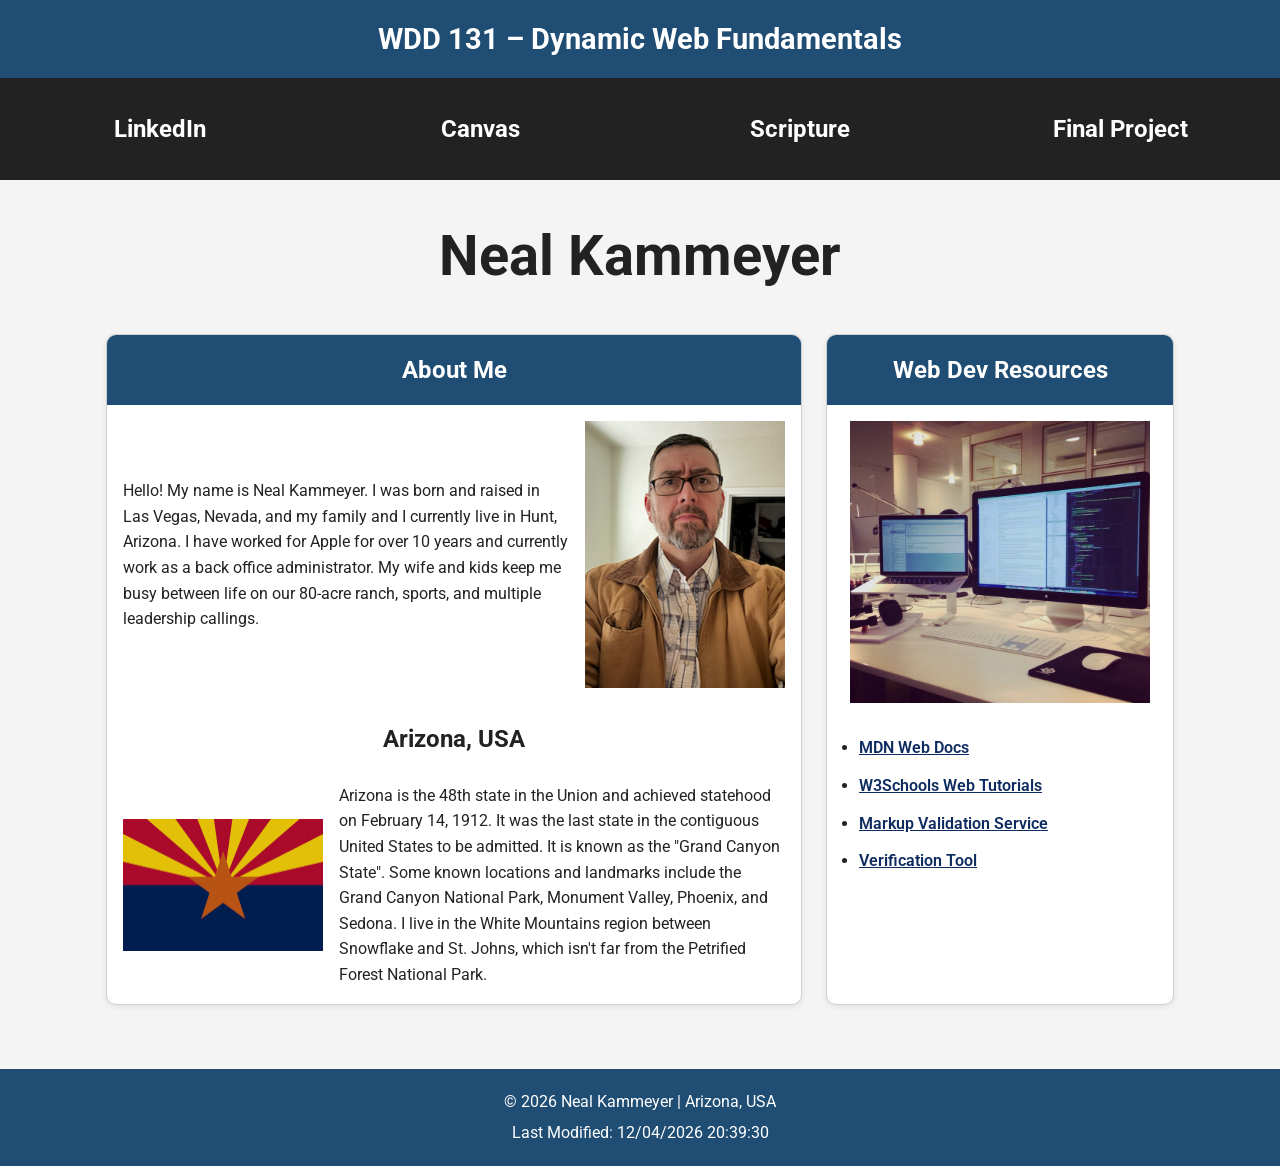
<file: index.html>
<!DOCTYPE html>
<html lang="en">
<head>
    <meta charset="UTF-8">
    <meta name="viewport" content="width=device-width, initial-scale=1.0">
    <title>WDD 131 – Dynamic Web Fundamentals – Neal Kammeyer</title>
    <meta name="description" content="WDD 131 - Dynamic Web Fundamentals | Neal Kammeyer | Personal landing page"/>
    <meta name="author" content="Neal Kammeyer"/>
    <link rel="preconnect" href="https://fonts.googleapis.com">
    <link rel="preconnect" href="https://fonts.gstatic.com" crossorigin>
    <link href="https://fonts.googleapis.com/css2?family=Roboto:ital,wght@0,100..900;1,100..900&display=swap" rel="stylesheet">
    <link rel="stylesheet" href="styles/base.css">
    <script src="scripts/getdates.js" defer></script>
</head>
<body>
    <header>
        <span id="course-title">WDD 131 – Dynamic Web Fundamentals</span>
        <nav>
            <a href="https://www.linkedin.com/in/nkammeyer/" target="_blank">LinkedIn</a> 
            <a href="https://byupw.instructure.com/" target="_blank">Canvas</a>
            <a href="https://www.churchofjesuschrist.org/study/scriptures/bofm/ether/12?lang=eng&id=p27#p27" target="_blank">Scripture</a>
            <a href="project/">Final Project</a>
        </nav>
    </header>

    <main>
        <h1>Neal Kammeyer</h1>

        <section class="card">
            <h2>About Me</h2>

            <div class="about-me">

                <img src="images/profile_image.jpg" alt="Personal profile image">
                <p>
                    Hello! My name is Neal Kammeyer.  I was born and raised in Las Vegas, Nevada, and my family and I currently live in Hunt, Arizona. 
                    I have worked for Apple for over 10 years and currently work as a back office administrator. 
                    My wife and kids keep me busy between life on our 80-acre ranch, sports, and multiple leadership callings. 
                </p>
            </div>

            <h3>Arizona, USA</h3>

            <div class="about-location">

                <img src="images/arizona_flag.jpg" alt="Arizona flag">
                <p>
                    Arizona is the 48th state in the Union and achieved statehood on February 14, 1912. 
                    It was the last state in the contiguous United States to be admitted. It is known as the "Grand Canyon State".
                    Some known locations and landmarks include the Grand Canyon National Park, Monument Valley, Phoenix, and Sedona. 
                    I live in the White Mountains region between Snowflake and St. Johns, which isn't far from the Petrified Forest National Park.
                </p>
            </div>
        </section>

        <section class="card">
            <h2>Web Dev Resources</h2>
            <img src="images/web_dev_workspace.jpg" alt="Web Developer workspace">
            <ul>
                <li><a href="https://developer.mozilla.org/" target="_blank">MDN Web Docs</a></li>
                <li><a href="https://www.w3schools.com/" target="_blank">W3Schools Web Tutorials</a></li>
                <li><a href="https://validator.w3.org/" target="_blank">Markup Validation Service</a></li>
                <li><a href="https://wave.webaim.org/report" target="_blank">Verification Tool</a></li>
            </ul>
          
        </section>
    </main>

    <footer>
        <p>
            &copy; <span id="currentyear"></span> Neal Kammeyer | Arizona, USA
        </p>
        <p id="lastModified"></p>
    </footer>

</body>
</html>
</file>
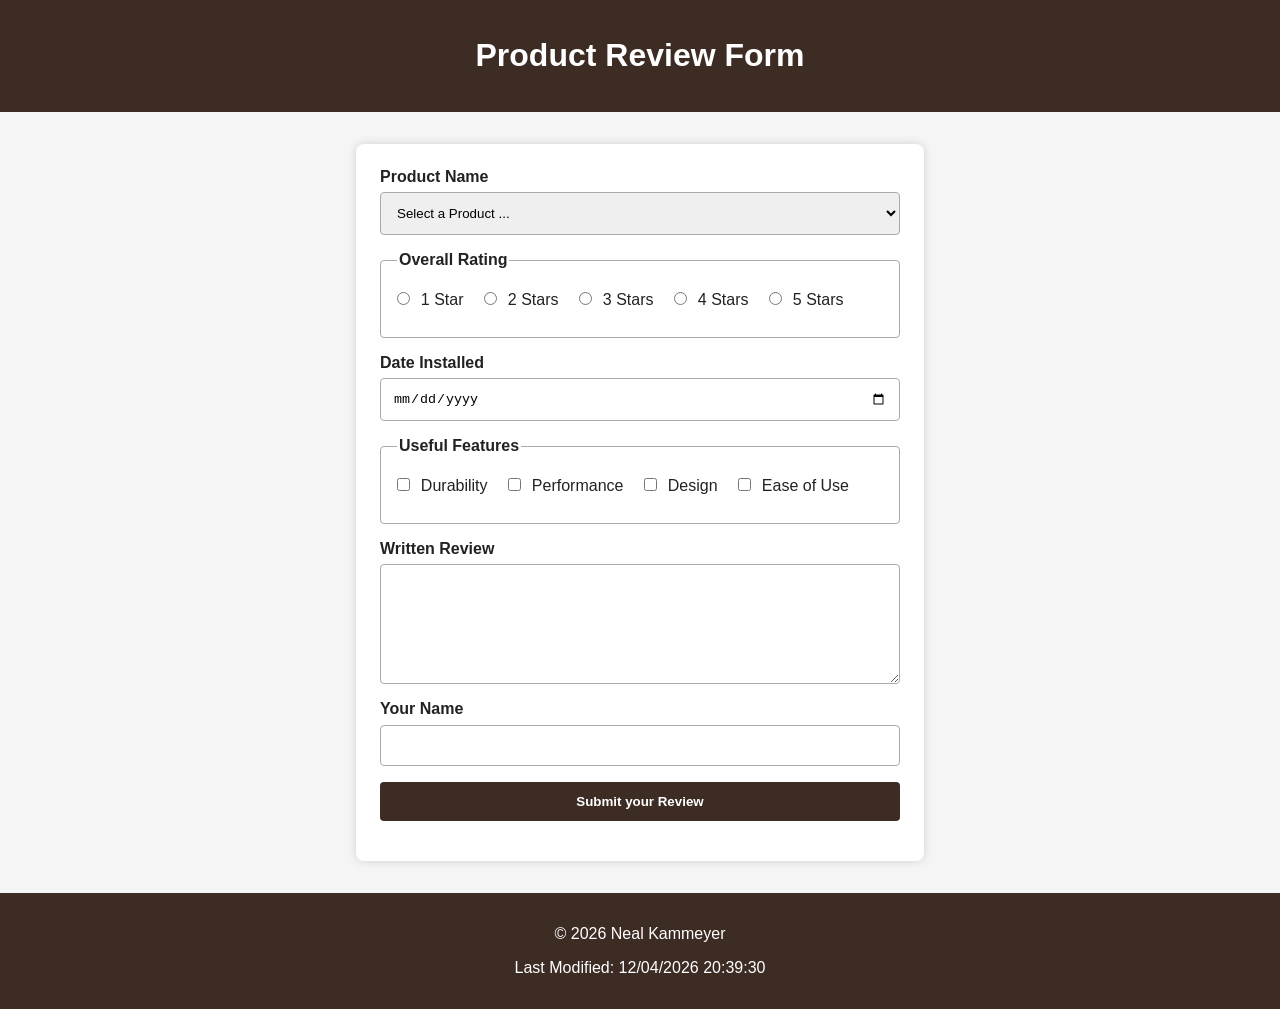
<file: form.html>
<!DOCTYPE html>
<html lang="en">
<head>
    <meta charset="UTF-8">
    <meta name="viewport" content="width=device-width, initial-scale=1.0">
    <meta name="description" content="WDD 131 - Dynamic Web Fundamentals | Neal Kammeyer | Product Review">
    <meta name="author" content="Neal Kammeyer">

    <title>Product Review Form | WDD131</title>

    <link rel="stylesheet" href="styles/form.css">
    <script src="scripts/form.js" defer></script>
</head>
<body>
    <header>
        <h1>Product Review Form</h1>
    </header>

    <main>
        <form method="get" action="review.html">
            
            <label for="productName">Product Name</label>

            <select id="productName" name="productName" required>
                <option value="" disabled selected>
                    Select a Product ... 
                </option>
            </select>

           <fieldset>
                <legend>Overall Rating</legend>

                <input type="radio" id="rating1" name="rating" value="1" required>
                <label for="rating1">1 Star</label>

                <input type="radio" id="rating2" name="rating" value="2">
                <label for="rating2">2 Stars</label>

                <input type="radio" id="rating3" name="rating" value="3">
                <label for="rating3">3 Stars</label>

                <input type="radio" id="rating4" name="rating" value="4">
                <label for="rating4">4 Stars</label>

                <input type="radio" id="rating5" name="rating" value="5">
                <label for="rating5">5 Stars</label>
            </fieldset>
          
            <label for="dateInstalled">Date Installed</label>

            <input
                type="date"
                id="dateInstalled"
                name="dateInstalled"
                required>

            <fieldset>
                <legend>Useful Features</legend>

                <input type="checkbox" id="durability" name="features" value="Durability">
                <label for="durability">Durability</label>

                <input type="checkbox" id="performance" name="features" value="Performance">
                <label for="performance">Performance</label>

                <input type="checkbox" id="design" name="features" value="Design">
                <label for="design">Design</label>

                <input type="checkbox" id="easeOfUse" name="features" value="Ease of Use">
                <label for="easeOfUse">Ease of Use</label>

            </fieldset>
  
            <label for="writtenReview">Written Review</label>

            <textarea id="writtenReview" name="review"></textarea>
                   
            <label for="userName">Your Name</label>

            <input
                type="text"
                id="userName"
                name="userName">
                           
          <input type="submit" value="Submit your Review">         

        </form>
    </main>
    <footer>
        <p>
            &copy;
            <span id="currentyear"></span>
            Neal Kammeyer
        </p>

        <p id="lastModified"></p>
    </footer>
</body>
</html>
</file>
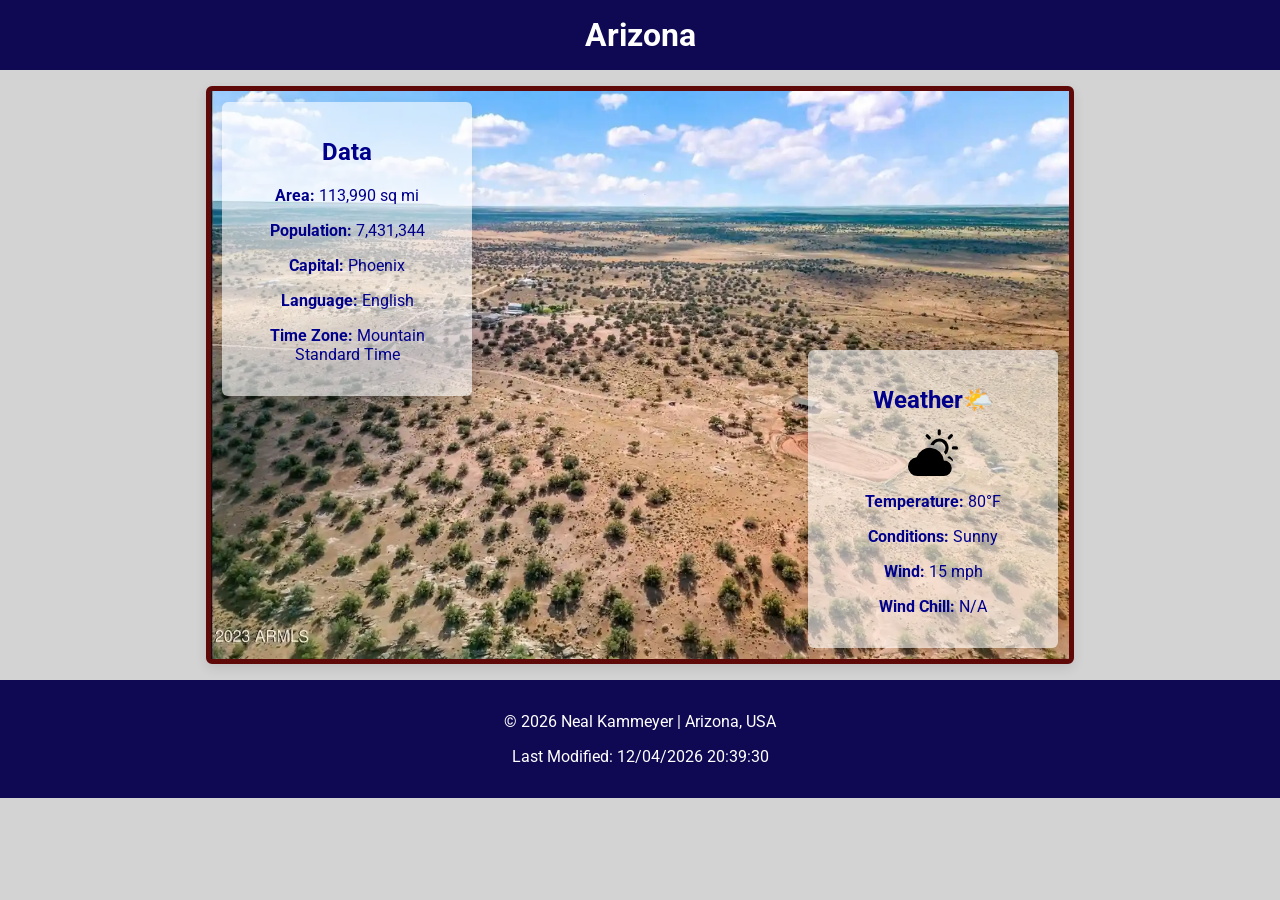
<file: place.html>
<!DOCTYPE html>
<html lang="en">
<head>
    <meta charset="UTF-8">
    <meta name="viewport" content="width=device-width, initial-scale=1.0">
    <title>Arizona</title>
    <meta name="description" content="WDD 131 - Dynamic Web Fundamentals | Neal Kammeyer | Places page"/>
    <meta name="author" content="Neal Kammeyer"/>
    <link rel="preconnect" href="https://fonts.googleapis.com">
    <link rel="preconnect" href="https://fonts.gstatic.com" crossorigin>
    <link href="https://fonts.googleapis.com/css2?family=Roboto:wght@400;700&display=swap" rel="stylesheet">
    <link rel="stylesheet" href="styles/place.css">
    <script src="scripts/place.js" defer></script>
</head>
<body>
       <header>
            <h1>Arizona</h1>
       </header>

    <main>
        <section class="hero">  
            <picture>
                <source srcset="images/arizona.webp" media="(min-width: 800px)">
                <img src="images/arizona_min.webp" alt="Aerial view of The Ranch">
            </picture>
        </section>

        <section class="data">
            <h2>Data</h2>
            <p><strong>Area:</strong> 113,990 sq mi</p>
            <p><strong>Population:</strong> 7,431,344</p>
            <p><strong>Capital:</strong> Phoenix</p>
            <p><strong>Language:</strong> English</p>
            <p><strong>Time Zone:</strong> Mountain Standard Time</p>
        </section>

        <section class="weather">
            <h2>Weather</h2>
            <img src="images/cloud-sun-fill.svg" alt="Weather icon">
            <p><strong>Temperature:</strong> 80°F</p>
            <p><strong>Conditions:</strong> Sunny</p>
            <p><strong>Wind:</strong> 15 mph</p>
            <p><strong>Wind Chill:</strong> <span id="windchill"></span></p>
        </section>
    </main>

    <footer>
        <p>
            &copy; <span id="currentyear"></span> Neal Kammeyer | Arizona, USA
        </p>
        <p id="lastModified"></p>
    </footer>
</body>
</html>
</file>
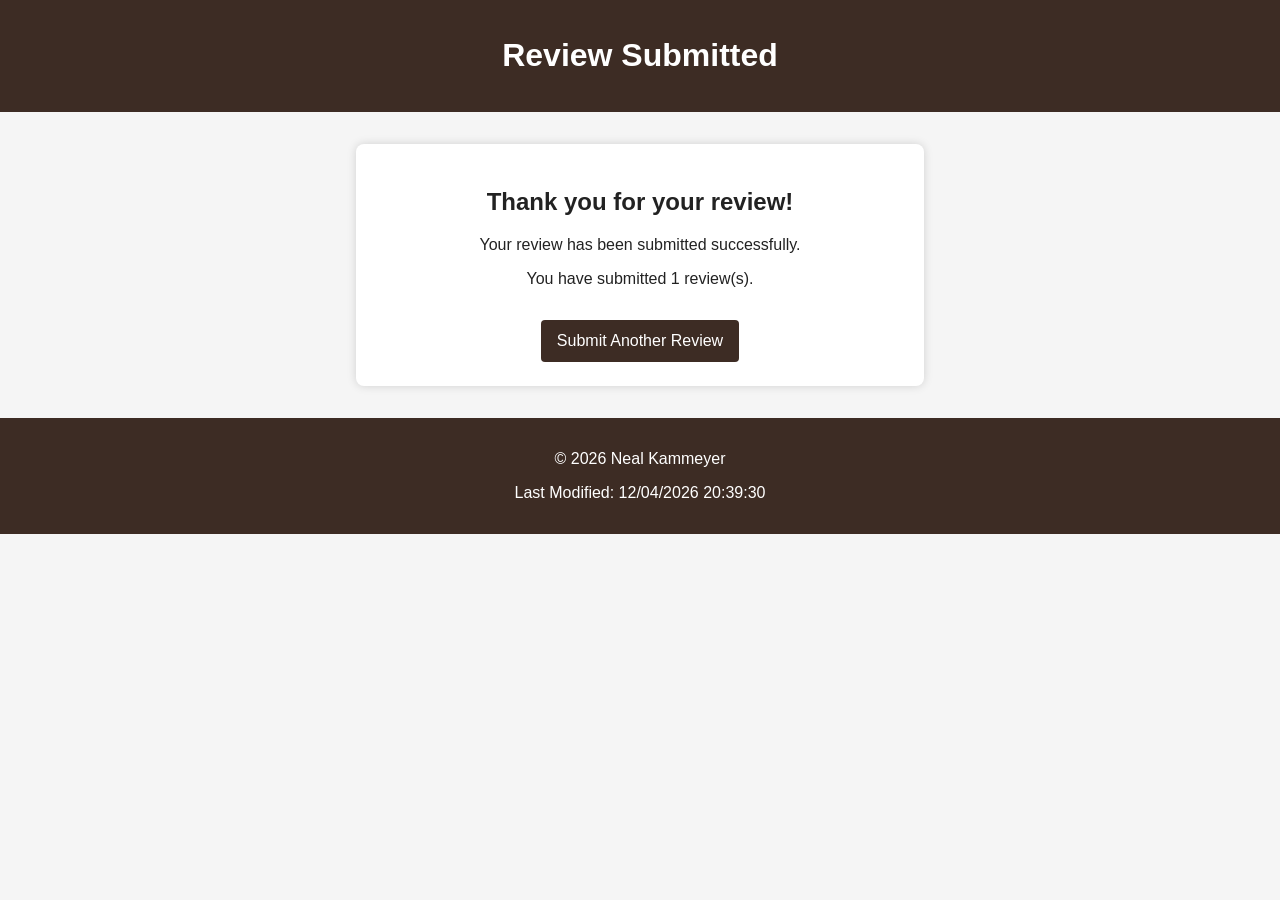
<file: review.html>
<!DOCTYPE html>
<html lang="en">
<head>
    <meta charset="UTF-8">
    <meta name="viewport" content="width=device-width, initial-scale=1.0">
    <meta name="description" content="WDD 131 - Dynamic Web Fundamentals | Neal Kammeyer | Product Review Confirmation">
    <meta name="author" content="Neal Kammeyer">

    <title>Review Submitted | WDD131</title>

    <link rel="stylesheet" href="styles/form.css">
    <script src="scripts/review.js" defer></script>
</head>
<body>
    <header>
        <h1>Review Submitted</h1>
    </header>

    <main>
        <section class="confirmation">
            <h2>Thank you for your review!</h2>
            <p>Your review has been submitted successfully.</p>
            <p>You have submitted <span id="reviewCount"></span> review(s).</p>

            <a href="form.html">Submit Another Review</a>
        </section>
    </main>

    <footer>
        <p>
            &copy;
            <span id="currentyear"></span>
            Neal Kammeyer
        </p>

        <p id="lastModified"></p>
    </footer>
</body>
</html>
</file>
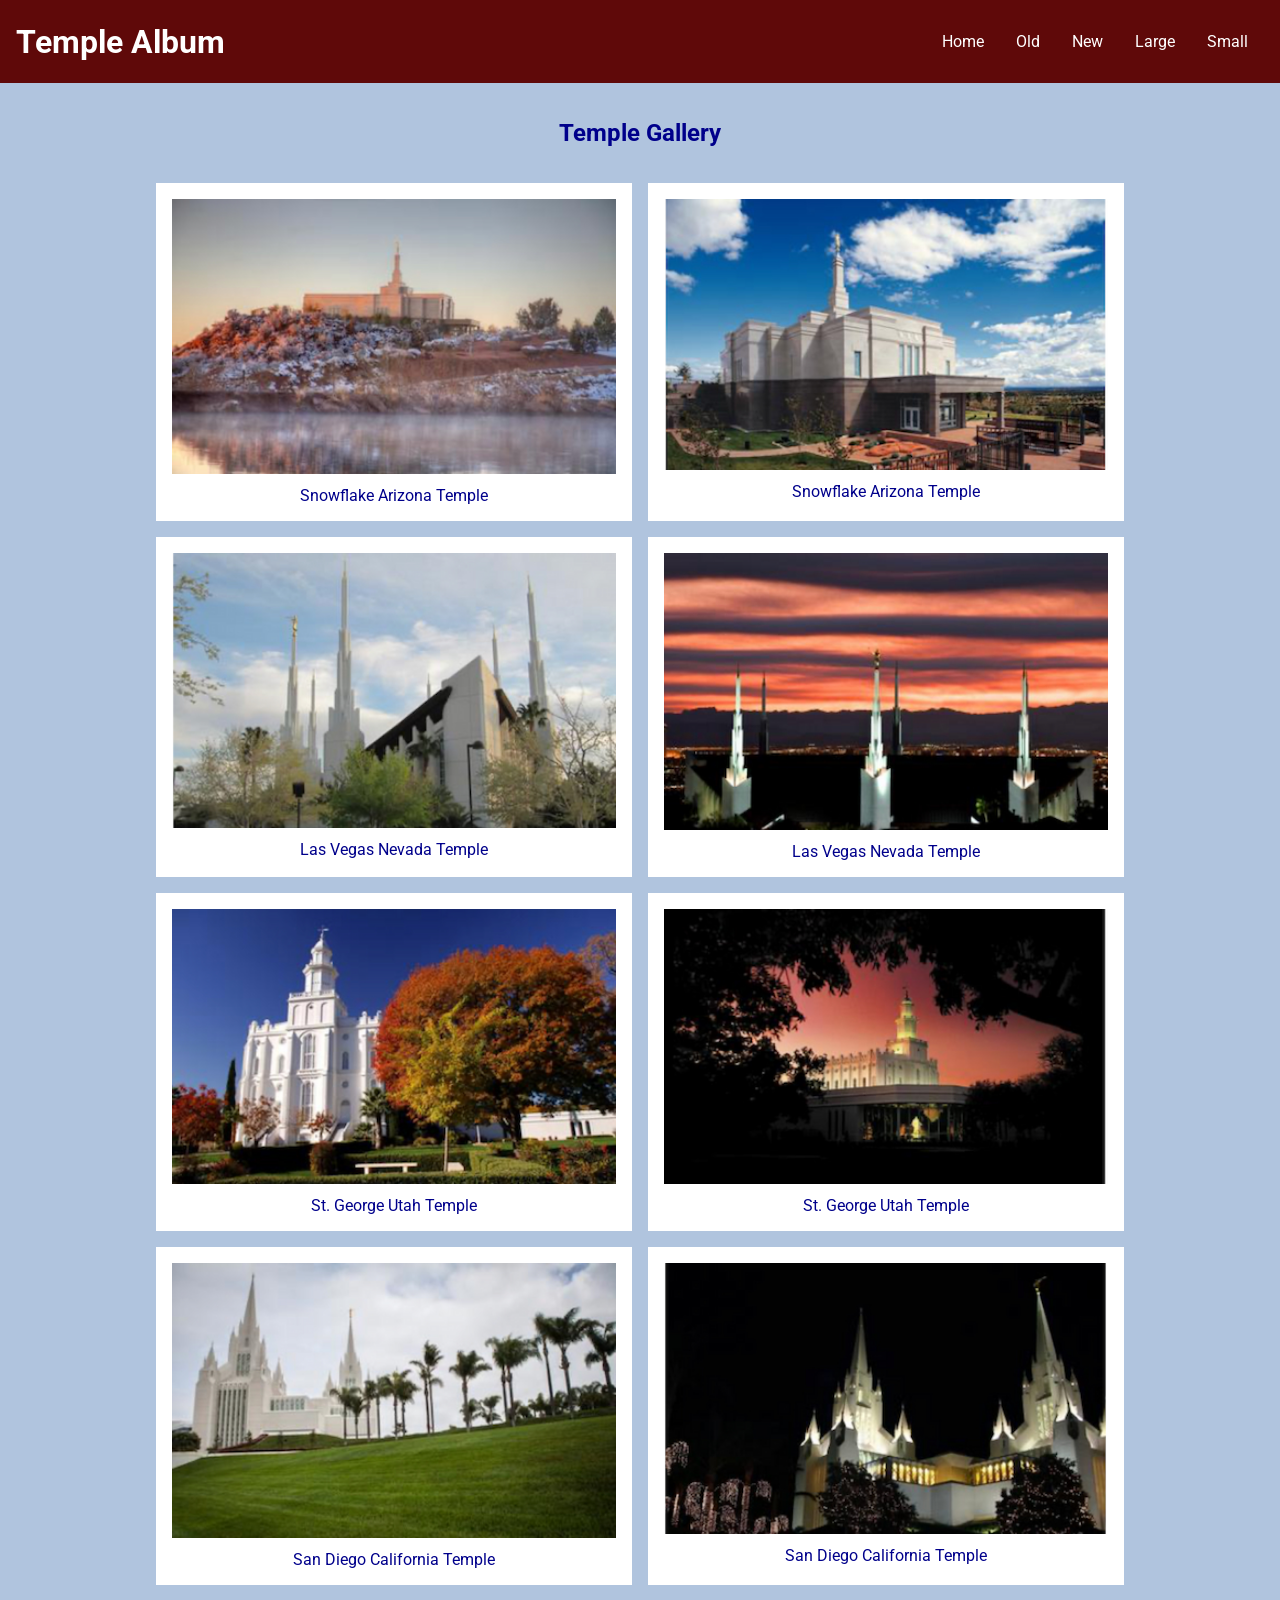
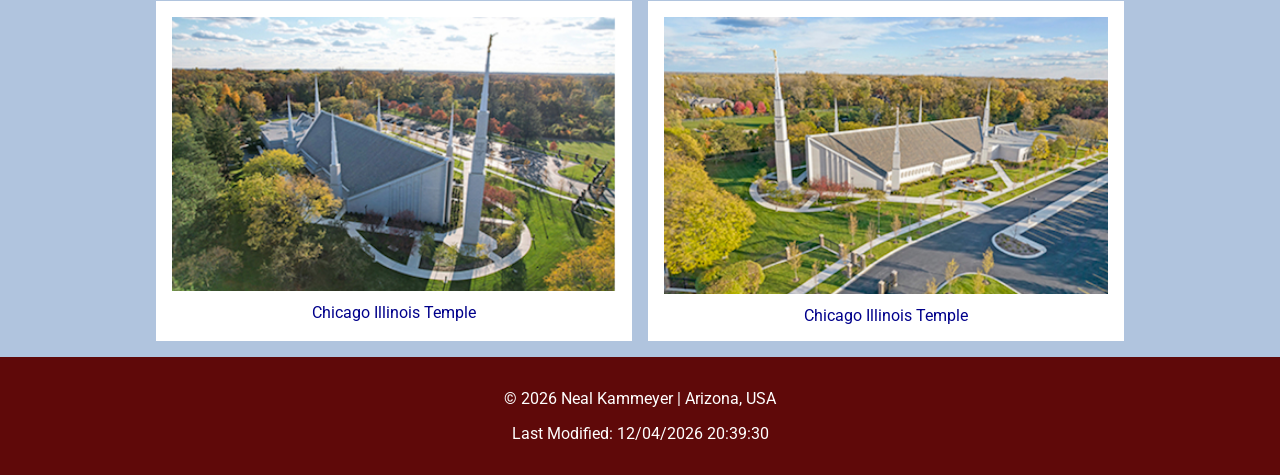
<file: temples.html>
<!DOCTYPE html>
<html lang="en">
<head>
    <meta charset="UTF-8">
    <meta name="viewport" content="width=device-width, initial-scale=1.0">
    <title>WDD 131 – Temples – Neal Kammeyer</title>
    <meta name="description" content="WDD 131 - Dynamic Web Fundamentals | Neal Kammeyer | Temples page"/>
    <meta name="author" content="Neal Kammeyer"/>
    <link rel="preconnect" href="https://fonts.googleapis.com">
    <link rel="preconnect" href="https://fonts.gstatic.com" crossorigin>
    <link href="https://fonts.googleapis.com/css2?family=Roboto:wght@400;700&display=swap" rel="stylesheet">
    <link rel="stylesheet" href="styles/temples.css">
    <link rel="stylesheet" href="styles/temples-large.css">
    <script src="scripts/temples.js" defer></script>
</head>

<body>
    <header>
        <button id="menu" aria-label="Open navigation menu"></button>

        <h1>Temple Album</h1>
        <nav>
            <a href="#">Home</a>
            <a href="#">Old</a>
            <a href="#">New</a>
            <a href="#">Large</a>
            <a href="#">Small</a>
        </nav>
    </header>

    <main>
        <h2>Temple Gallery</h2>

        <figure>
           <img src="images/snowflake_1.jpg" alt="Snowflake Temple in winter" loading="lazy" width="400" height="250">
           <figcaption>Snowflake Arizona Temple</figcaption>
        </figure>

         <figure>
           <img src="images/snowflake_2.jpg" alt="Snowflake Temple front" loading="lazy" width="400" height="250">
           <figcaption>Snowflake Arizona Temple</figcaption>
        </figure>

         <figure>
           <img src="images/las_vegas_1.jpg" alt="Las Vegas Temple" loading="lazy" width="400" height="250">
           <figcaption>Las Vegas Nevada Temple</figcaption>
        </figure>

         <figure>
           <img src="images/las_vegas_2.jpg" alt="Las Vegas Temple at sunset" loading="lazy" width="400" height="250">
           <figcaption>Las Vegas Nevada Temple</figcaption>
        </figure>

         <figure>
           <img src="images/stgeorge_1.jpg" alt="St. George Temple front" loading="lazy" width="400" height="250">
           <figcaption>St. George Utah Temple</figcaption>
        </figure>

         <figure>
           <img src="images/stgeorge_2.jpg" alt="St. George Temple at sunset" loading="lazy" width="400" height="250">
           <figcaption>St. George Utah Temple</figcaption>
        </figure>

         <figure>
           <img src="images/sandiego_1.jpg" alt="San Diego Temple" loading="lazy" width="400" height="250">
           <figcaption>San Diego California Temple</figcaption>
        </figure>

         <figure>
           <img src="images/sandiego_2.jpg" alt="San Diego Temple at night" loading="lazy" width="400" height="250">
           <figcaption>San Diego California Temple</figcaption>
        </figure>

         <figure>
           <img src="images/chicago_1.jpg" alt="Chicago Temple" loading="lazy" width="400" height="250">
           <figcaption>Chicago Illinois Temple</figcaption>
        </figure>

         <figure>
           <img src="images/chicago_2.jpg" alt="Chicago Temple side" loading="lazy" width="400" height="250">
           <figcaption>Chicago Illinois Temple</figcaption>
        </figure>
    </main>

    <footer>
        <p>
            &copy; <span id="currentyear"></span> Neal Kammeyer | Arizona, USA
        </p>
        <p id="lastModified"></p>
    </footer>
</body>
</html>
</file>
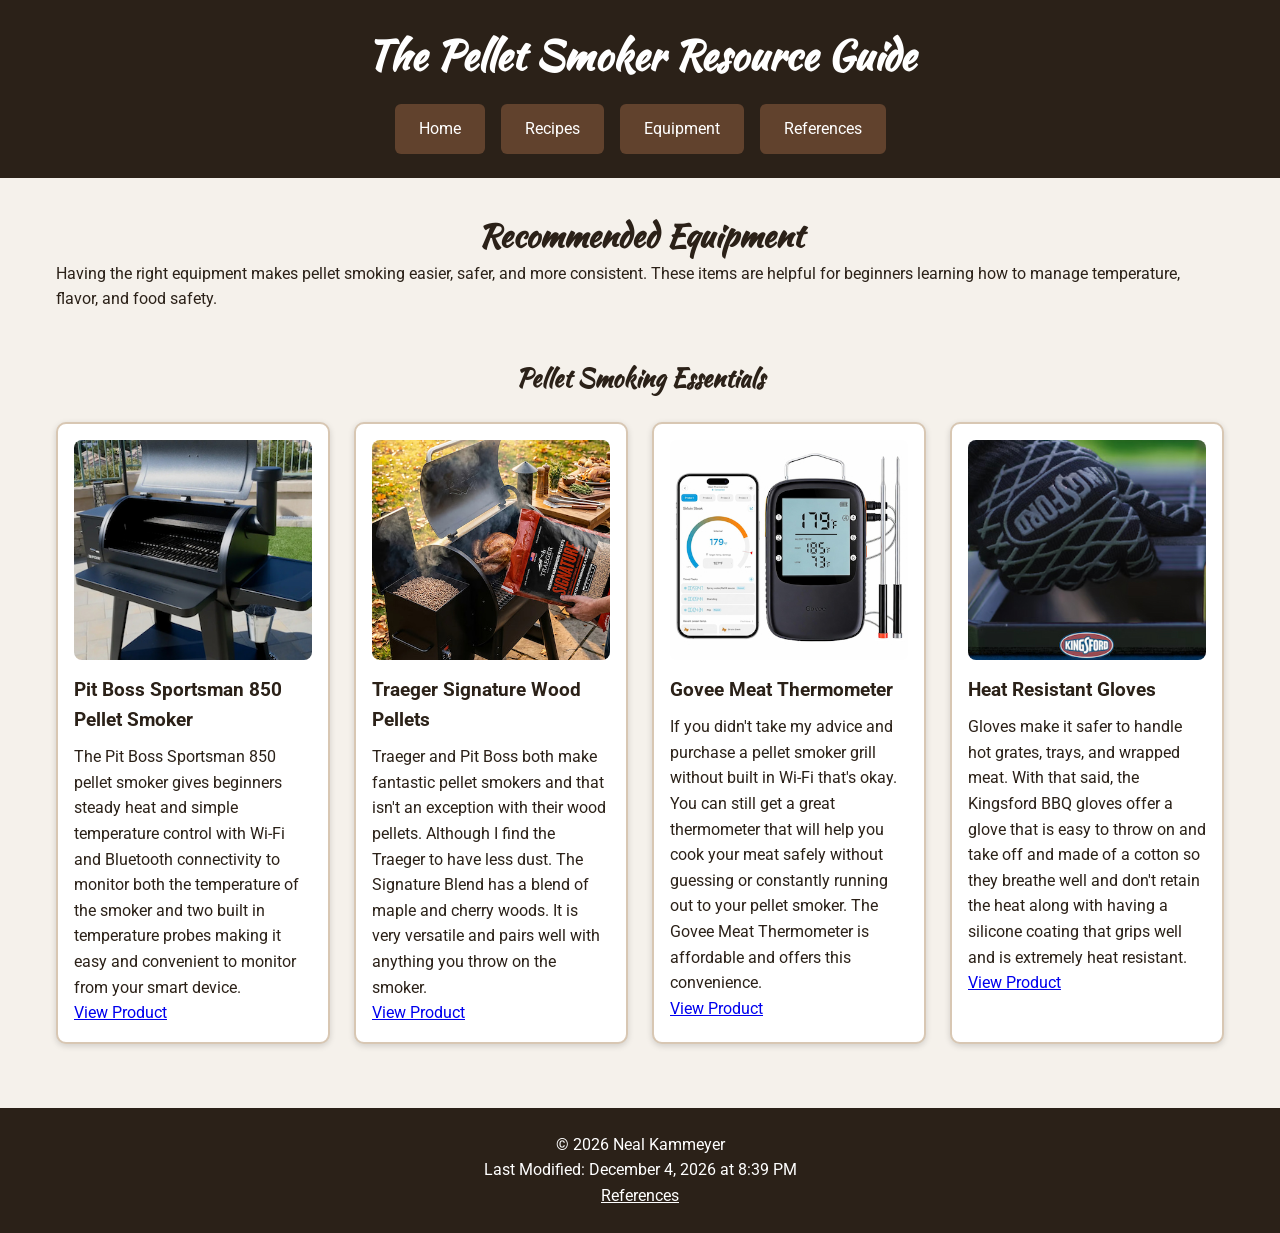
<file: project/equipment.html>
<!DOCTYPE html>
<html lang="en">
<head>
    <meta charset="UTF-8">
    <meta name="viewport" content="width=device-width, initial-scale=1.0">
    <meta name="description" content="A beginners guide to pellet smoking with recipes, temperature tips, equipment recommendations, and smoking advice.">
    <meta name="author" content="Neal Kammeyer">
    <title>The Pellet Smoker Resource Guide</title>
    <link rel="preconnect" href="https://fonts.googleapis.com">
    <link rel="preconnect" href="https://fonts.gstatic.com" crossorigin>
    <link href="https://fonts.googleapis.com/css2?family=Kaushan+Script&family=Roboto:wght@400;700&display=swap" rel="stylesheet">
    <link rel="stylesheet" href="styles/project.css">
    <script src="scripts/project.js" defer></script>
</head>

<body>
    <header>
        <h1>The Pellet Smoker Resource Guide</h1>
        <nav>
            <a href="project.html">Home</a>
            <a href="recipes.html">Recipes</a>
            <a href="equipment.html">Equipment</a>
            <a href="references.html">References</a>
        </nav>
    </header>

<main>
    <section class="intro">
        <h2>Recommended Equipment</h2>
        <p>
            Having the right equipment makes pellet smoking easier, safer, and more consistent.
            These items are helpful for beginners learning how to manage temperature, flavor,
            and food safety.
        </p>
    </section>

    <section class="equipment">
        <h2>Pellet Smoking Essentials</h2>

        <div class="equipment-grid">
            <article class="equipment-card">
                <img src="images/pitboss-pellet-smoker.jpg" alt="Pit Boss Pellet Smoker Grill" loading="lazy">
                <h3>Pit Boss Sportsman 850 Pellet Smoker</h3>
                <p>The Pit Boss Sportsman 850 pellet smoker gives beginners steady heat and simple temperature control with Wi-Fi and Bluetooth connectivity to monitor both the temperature of the smoker and two built in temperature probes making it easy and convenient to monitor from your smart device.</p>
                <a class="equipment-link" href="https://www.pitboss-grills.com/collections/wood-pellet/products/sportsman-850-wood-pellet-grill?_pos=8&_fid=4ba9ef9c9&_ss=c" target="_blank" rel="noopener">
                    View Product
                </a>
            </article>

            <article class="equipment-card">
                <img src="images/traeger-signature-pellets.jpg" alt="Traeger wood pellets for smoking" loading="lazy">
                <h3>Traeger Signature Wood Pellets</h3>
                <p>Traeger and Pit Boss both make fantastic pellet smokers and that isn't an exception with their wood pellets. Although I find the Traeger to have less dust. The Signature Blend has a blend of maple and cherry woods. It is very versatile and pairs well with anything you throw on the smoker.</p>
                <a class="equipment-link" href="https://www.traeger.com/wood-pellets/signature-blend" target="_blank" rel="noopener">
                    View Product
                </a>
            </article>

            <article class="equipment-card">
                <img src="images/govee-meat-thermometer.jpg" alt="Govee digital meat thermometer" loading="lazy">
                <h3>Govee Meat Thermometer</h3>
                <p>If you didn't take my advice and purchase a pellet smoker grill without built in Wi-Fi that's okay.  You can still get a great thermometer that will help you cook your meat safely without guessing or constantly running out to your pellet smoker. The Govee Meat Thermometer is affordable and offers this convenience.</p>
                <a class="equipment-link" href="https://www.amazon.com/Govee-Thermometer-Bluetooth-Wireless-Grilling/dp/B08317TDP1?th=1" target="_blank" rel="noopener">
                    View Product
                </a>
            </article>

            <article class="equipment-card">
                <img src="images/kingfords-bbq-gloves.jpg" alt="Kingsford heat resistant barbecue gloves" loading="lazy">
                <h3>Heat Resistant Gloves</h3>
                <p>Gloves make it safer to handle hot grates, trays, and wrapped meat. With that said, the Kingsford BBQ gloves offer a glove that is easy to throw on and take off and made of a cotton so they breathe well and don't retain the heat along with having a silicone coating that grips well and is extremely heat resistant.</p>
                <a class="equipment-link" href="https://www.lowes.com/pd/Kingsford-Extreme-Heat-BBQ-Grilling-Glove-2ct-Black-Aramid-Fiber-Grill-Gloves/5000197635?store=1756&cm_mmc=shp-_-c-_-prd-_-sac-_-ggl-_-PMAX_SAC_000_Priority_Items_Omni-_-5000197635-_-local-_-22868638712-_-&gclsrc=aw.ds&gad_source=1&gad_campaignid=23526962391&gbraid=0AAAAAD2B2W_Bkj6t2b2lwIlmkDUGkhteE&gclid=Cj0KCQjwlqTRBhCBARIsANrkrxjuv2lCJApPPFGqzx3aSZd6T_-QA1BbAIfyqrcKa7jG1gw3mYIiOfsaAjcJEALw_wcB" target="_blank" rel="noopener">
                    View Product
                </a>
            </article>
        </div>
    </section>
</main>
 <footer>
        <p>&copy; <span id="currentyear"></span> Neal Kammeyer</p>
        <p id="lastModified"></p>
        <p><a href="references.html">References</a></p>
    </footer>

</body>
</html>
</file>
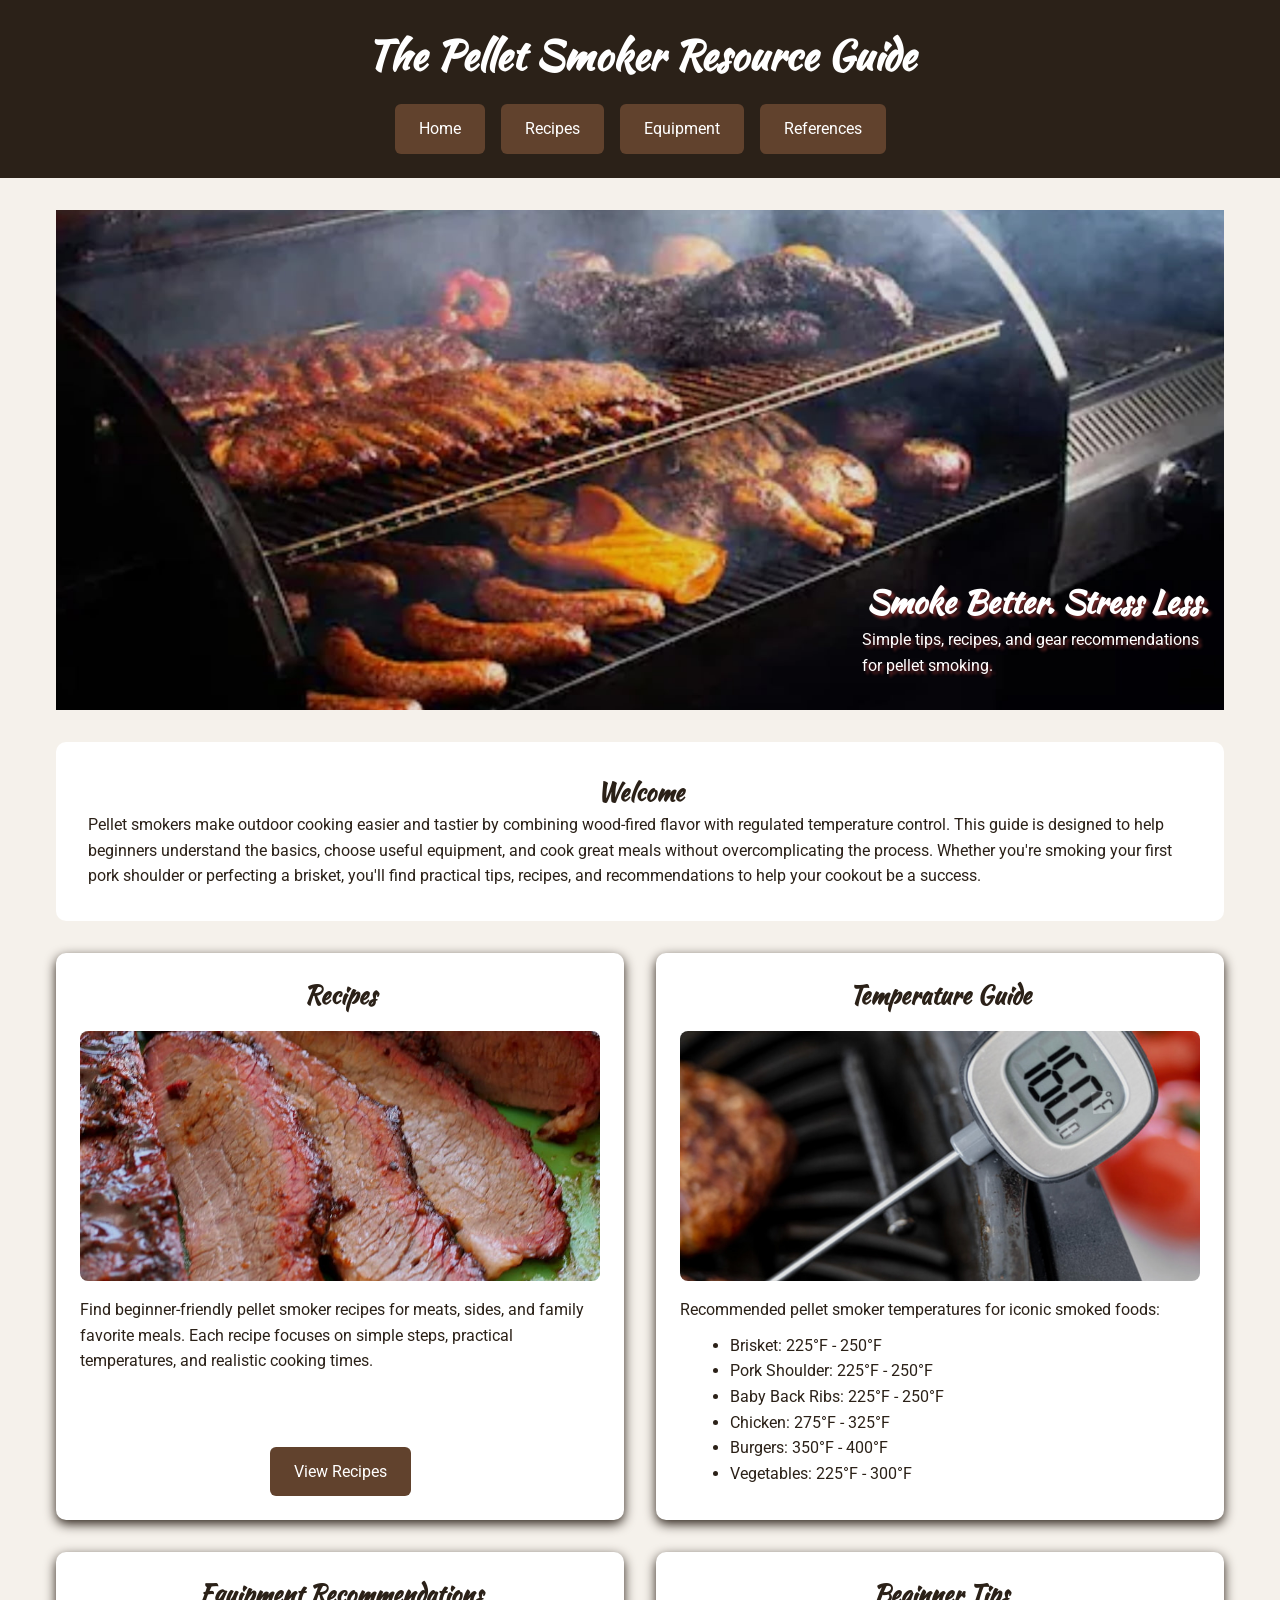
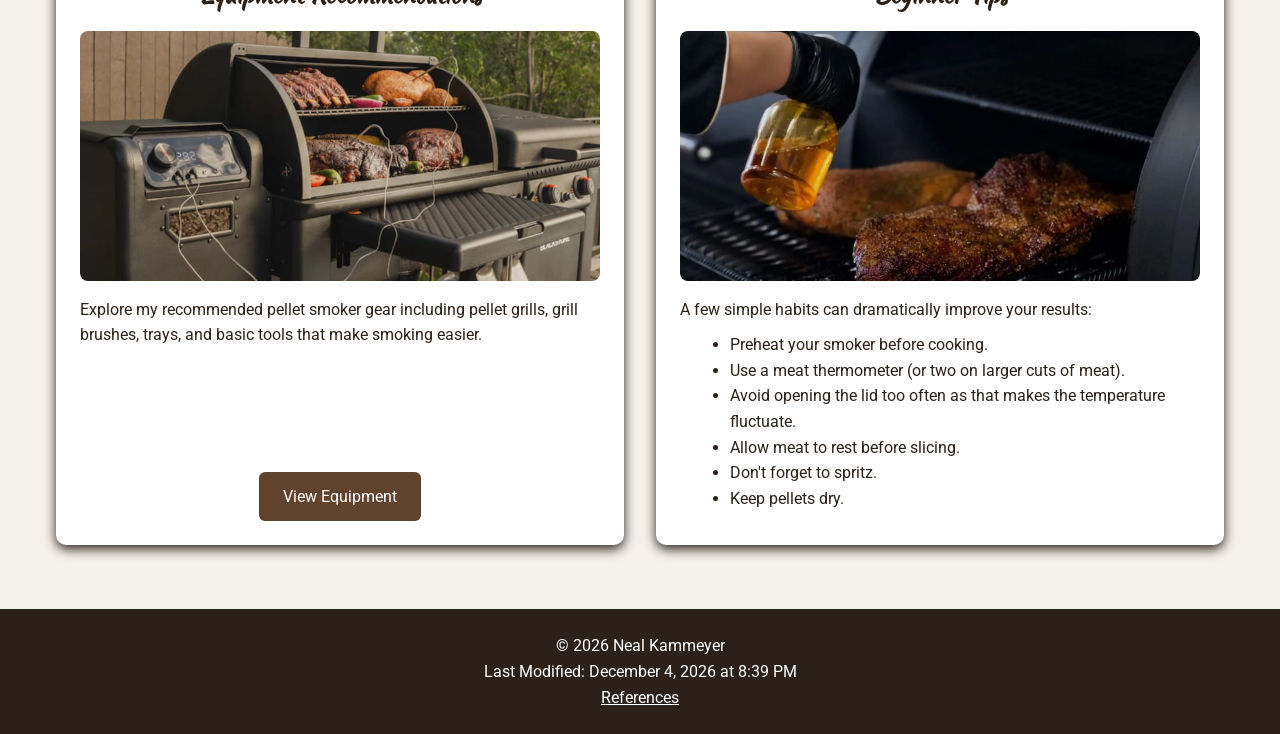
<file: project/project.html>
<!DOCTYPE html>
<html lang="en">
<head>
    <meta charset="UTF-8">
    <meta name="viewport" content="width=device-width, initial-scale=1.0">
    <meta name="description" content="A beginners guide to pellet smoking with recipes, temperature tips, equipment recommendations, and smoking advice.">
    <meta name="author" content="Neal Kammeyer">
    <title>The Pellet Smoker Resource Guide</title>
    <link rel="preconnect" href="https://fonts.googleapis.com">
    <link rel="preconnect" href="https://fonts.gstatic.com" crossorigin>
    <link href="https://fonts.googleapis.com/css2?family=Kaushan+Script&family=Roboto:wght@400;700&display=swap" rel="stylesheet">
    <link rel="stylesheet" href="styles/project.css">
    <script src="scripts/project.js" defer></script>
</head>

<body>
    <header>
        <h1>The Pellet Smoker Resource Guide</h1>
        <nav>
            <a href="project.html">Home</a>
            <a href="recipes.html">Recipes</a>
            <a href="equipment.html">Equipment</a>
            <a href="references.html">References</a>
        </nav>
    </header>
    
    <main>
        <section class="hero">
            <img src="images/hero-smoker.jpg" alt="Pellet smoker cooking meat outdoors">
            <div class="hero-text">
                <h2>Smoke Better. Stress Less.</h2>
                <p>Simple tips, recipes, and gear recommendations for pellet smoking.</p>
            </div>
        </section>

        <section class="welcome">
        <h2>Welcome</h2>
        <p>Pellet smokers make outdoor cooking easier and tastier by combining wood-fired flavor with regulated temperature control. This guide is designed to help beginners understand the basics, choose useful equipment, and cook great meals without overcomplicating the process. Whether you're smoking your first pork shoulder or perfecting a brisket, you'll find practical tips, recipes, and recommendations to help your cookout be a success.</p>
        </section>

        <section class="home-grid">
            <article>
                <h2>Recipes</h2>
                <img src="images/brisket.jpg" alt="Sliced smoked brisket" loading="lazy">
                <p>Find beginner-friendly pellet smoker recipes for meats, sides, and family favorite meals. Each recipe focuses on simple steps, practical temperatures, and realistic cooking times.</p>
                <a href="recipes.html">View Recipes</a>
            </article>

            <article>
                <h2>Temperature Guide</h2>
                <img src="images/thermometer.jpg" alt="Digital thermometer displaying temperature" loading="lazy">
                <p>Recommended pellet smoker temperatures for iconic smoked foods:</p>
                <ul>
                    <li>Brisket: 225°F - 250°F</li>
                    <li>Pork Shoulder: 225°F - 250°F</li>
                    <li>Baby Back Ribs: 225°F - 250°F</li>
                    <li>Chicken: 275°F - 325°F</li>
                    <li>Burgers: 350°F - 400°F</li>
                    <li>Vegetables: 225°F - 300°F</li>
                </ul>


            </article>

            <article>
                <h2>Equipment Recommendations</h2>
                <img src="images/pellet-grill.jpg" alt="Pellet smoker with accessories" loading="lazy">
                <p>Explore my recommended pellet smoker gear including pellet grills, grill brushes, trays, and basic tools that make smoking easier.</p>
                <a href="equipment.html">View Equipment</a>
            </article>

            <article>
                <h2>Beginner Tips</h2>
                <img src="images/spritz.jpg" alt="Spritzing meat while smoking" loading="lazy">
                <p>A few simple habits can dramatically improve your results:</p>
                <ul>
                    <li>Preheat your smoker before cooking.</li>
                    <li>Use a meat thermometer (or two on larger cuts of meat).</li>
                    <li>Avoid opening the lid too often as that makes the temperature fluctuate.</li>
                    <li>Allow meat to rest before slicing.</li>
                    <li>Don't forget to spritz.</li>
                    <li>Keep pellets dry.</li>
                </ul>

            </article>

        </section>
    </main>

    <footer>
        <p>&copy; <span id="currentyear"></span> Neal Kammeyer</p>
        <p id="lastModified"></p>
        <p><a href="references.html">References</a></p>
    </footer>

</body>
</html>
</file>
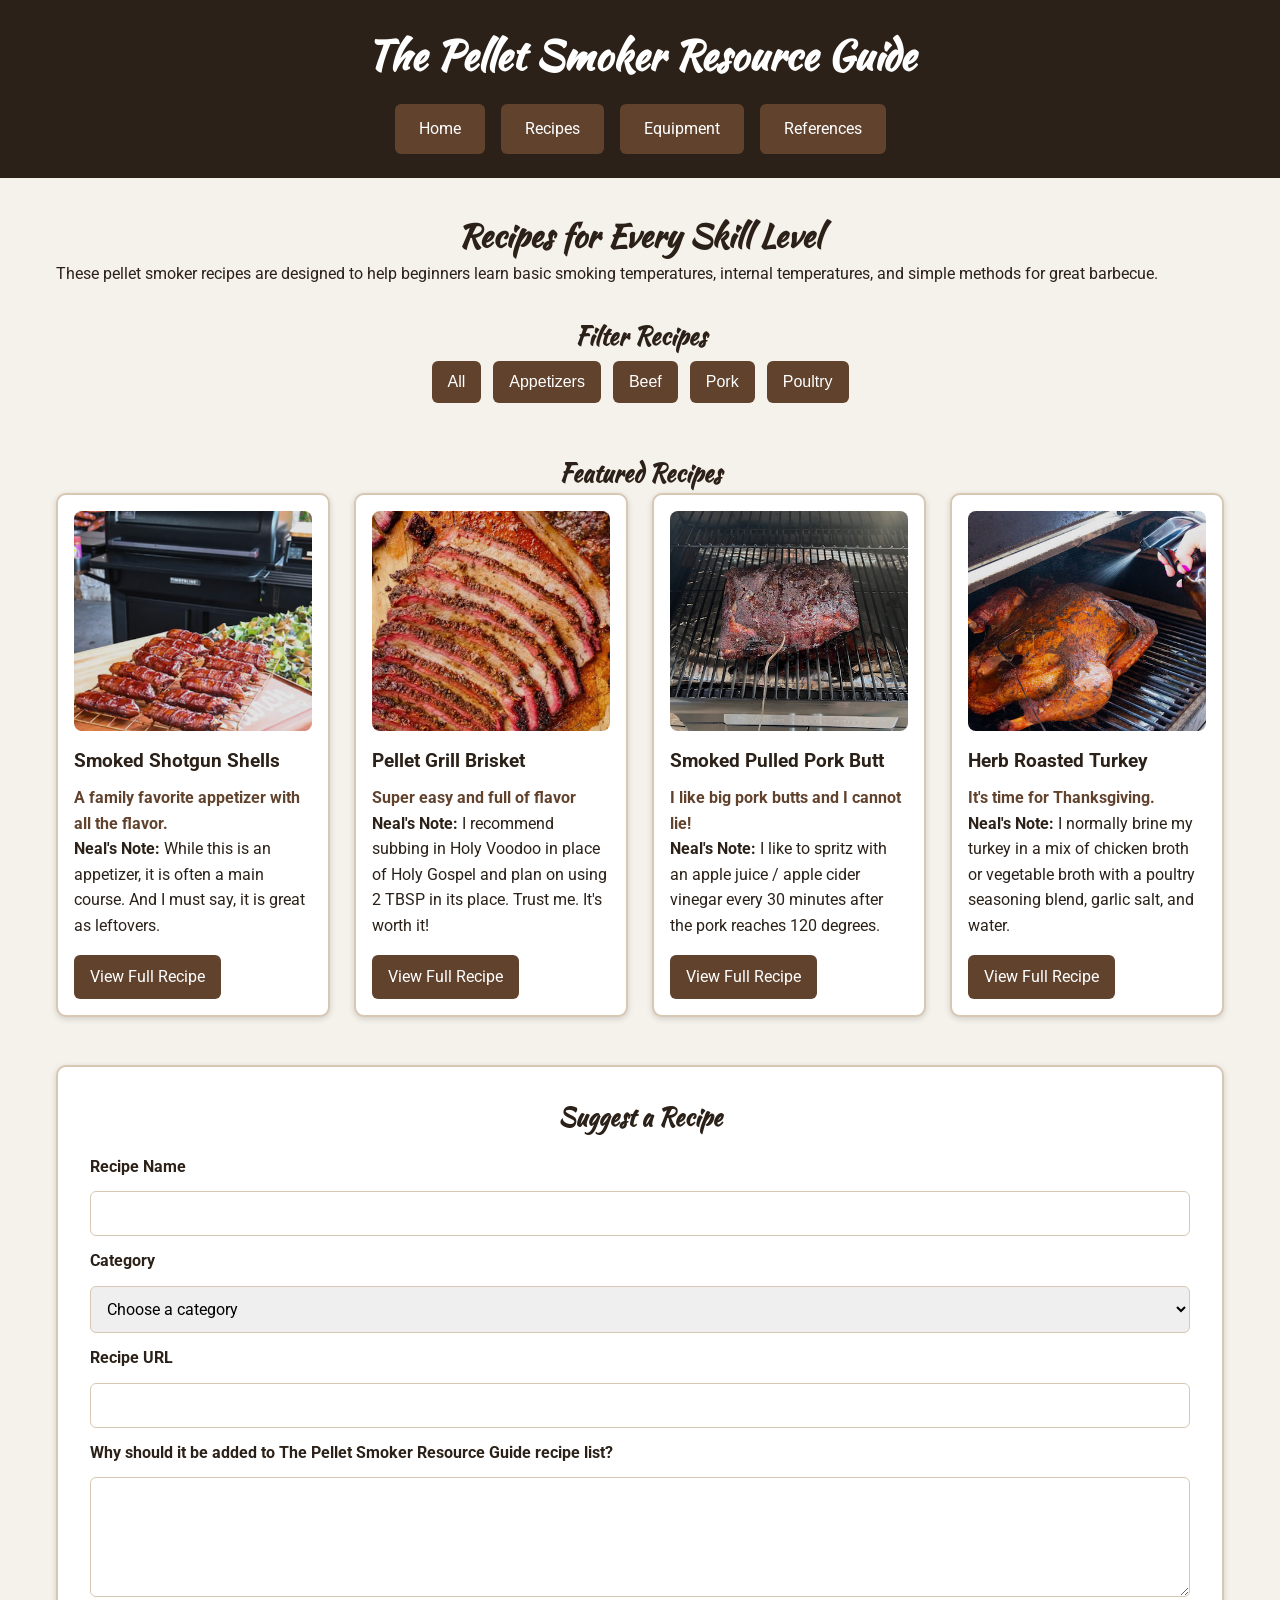
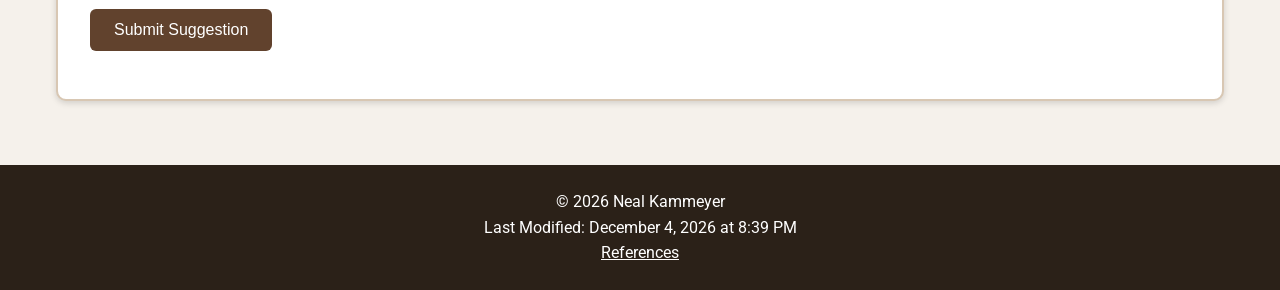
<file: project/recipes.html>
<!DOCTYPE html>
<html lang="en">
<head>
    <meta charset="UTF-8">
    <meta name="viewport" content="width=device-width, initial-scale=1.0">
    <meta name="description" content="A beginners guide to pellet smoking with recipes, temperature tips, equipment recommendations, and smoking advice.">
    <meta name="author" content="Neal Kammeyer">
    <title>The Pellet Smoker Resource Guide</title>
    <link rel="preconnect" href="https://fonts.googleapis.com">
    <link rel="preconnect" href="https://fonts.gstatic.com" crossorigin>
    <link href="https://fonts.googleapis.com/css2?family=Kaushan+Script&family=Roboto:wght@400;700&display=swap" rel="stylesheet">
    <link rel="stylesheet" href="styles/project.css">
    <script src="scripts/project.js" defer></script>
</head>
<body>
     <header>
        <h1>The Pellet Smoker Resource Guide</h1>
        <nav>
            <a href="project.html">Home</a>
            <a href="recipes.html">Recipes</a>
            <a href="equipment.html">Equipment</a>
            <a href="references.html">References</a>
        </nav>
    </header>
<main>
   
    <section class="intro">
        <h2>Recipes for Every Skill Level</h2>
        <p>
            These pellet smoker recipes are designed to help beginners learn
            basic smoking temperatures, internal temperatures, and simple methods
            for great barbecue.
        </p>
    </section>

    <section class="recipe-filters">
        <h2>Filter Recipes</h2>
        <button data-filter="all">All</button>
        <button data-filter="appetizer">Appetizers</button>
        <button data-filter="beef">Beef</button>
        <button data-filter="pork">Pork</button>
        <button data-filter="poultry">Poultry</button>
        
    </section>

    <section class="recipes">
        <h2>Featured Recipes</h2>
        <div class="recipe-grid">
  
            <article class="recipe-card" data-category="appetizer">
                <a href="https://www.meatchurch.com/blogs/recipes/smoked-shotgun-shells?_pos=1&_sid=3f2a056f7&_ss=r" target="_blank" rel="noopener"><img src="images/shotgun-shells.jpg" alt="Smoked Shotgun Shells"></a>
                <h3>Smoked Shotgun Shells</h3>
                <p class="recipe-note">A family favorite appetizer with all the flavor.</p>
                <p><strong>Neal's Note:</strong> While this is an appetizer, it is often a main course.  And I must say, it is great as leftovers.</p>
                <a class="recipe-link" href="https://www.meatchurch.com/blogs/recipes/smoked-shotgun-shells?_pos=1&_sid=3f2a056f7&_ss=r" target="_blank" rel="noopener">
                    View Full Recipe
                </a>
            </article>

            <article class="recipe-card" data-category="beef">
                <a href="https://www.meatchurch.com/blogs/recipes/pellet-grill-brisket" target="_blank" rel="noopener"><img src="images/smoked-brisket.jpg" alt="Pellet Grill Brisket"></a>
                <h3>Pellet Grill Brisket</h3>
                <p class="recipe-note">Super easy and full of flavor</p>
                <p><strong>Neal's Note:</strong> I recommend subbing in Holy Voodoo in place of Holy Gospel and plan on using 2 TBSP in its place. Trust me. It's worth it!</p>
                <a class="recipe-link" href="https://www.meatchurch.com/blogs/recipes/pellet-grill-brisket" target="_blank" rel="noopener">
                    View Full Recipe
                </a>
            </article>

            <article class="recipe-card" data-category="pork">
                <a href="https://www.windingcreekranch.org/pit-boss-pulled-pork/#recipe" target="_blank" rel="noopener"><img src="images/smoked-pork-butt.jpg" alt="Smoked Pulled Pork Butt"></a>
                <h3>Smoked Pulled Pork Butt</h3>
                <p class="recipe-note">I like big pork butts and I cannot lie!</p>
                <p><strong>Neal's Note:</strong> I like to spritz with an apple juice / apple cider vinegar every 30 minutes after the pork reaches 120 degrees.</p>
                <a class="recipe-link" href="https://www.windingcreekranch.org/pit-boss-pulled-pork/#recipe" target="_blank" rel="noopener">
                    View Full Recipe
                </a>
            </article>

            <article class="recipe-card" data-category="poultry">
                <a href="https://www.traeger.com/recipes/herb-roasted-turkey" target="_blank" rel="noopener"><img src="images/herb-roasted-turkey.jpg" alt="Pellet Grill Turkey"></a>
                <h3>Herb Roasted Turkey</h3>
                <p class="recipe-note">It's time for Thanksgiving.</p>
                <p><strong>Neal's Note:</strong> I normally brine my turkey in a mix of chicken broth or vegetable broth with a poultry seasoning blend, garlic salt, and water.</p>
                <a class="recipe-link" href="https://www.traeger.com/recipes/herb-roasted-turkey" target="_blank" rel="noopener">
                    View Full Recipe
                </a>
            </article>
        </div>

    </section>

    <section class="suggestion-form">
        <h2>Suggest a Recipe</h2>
        <form id="recipeForm">
            <label for="recipeName">Recipe Name</label>
            <input type="text" id="recipeName" name="recipeName" required>

            <label for="recipeCategory">Category</label>
            <select id="recipeCategory" name="recipeCategory" required>
                <option value="">Choose a category</option>
                <option value="appetizer">Appetizer</option>
                <option value="beef">Beef</option>
                <option value="pork">Pork</option>
                <option value="poultry">Poultry</option>
            </select>

            <label for="recipeLink">Recipe URL</label>
            <input type="url" id="recipeLink">

            <label for="recipeMessage"> Why should it be added to The Pellet Smoker Resource Guide recipe list?</label>
            <textarea id="recipeMessage" name="recipeMessage" required></textarea>

            <button type="submit">Submit Suggestion</button>
        </form>

        <p id="formMessage"></p>
    </section>

</main>
   <footer>
        <p>&copy; <span id="currentyear"></span> Neal Kammeyer</p>
        <p id="lastModified"></p>
        <p><a href="references.html">References</a></p>
    </footer>
</body>
</html>
</file>
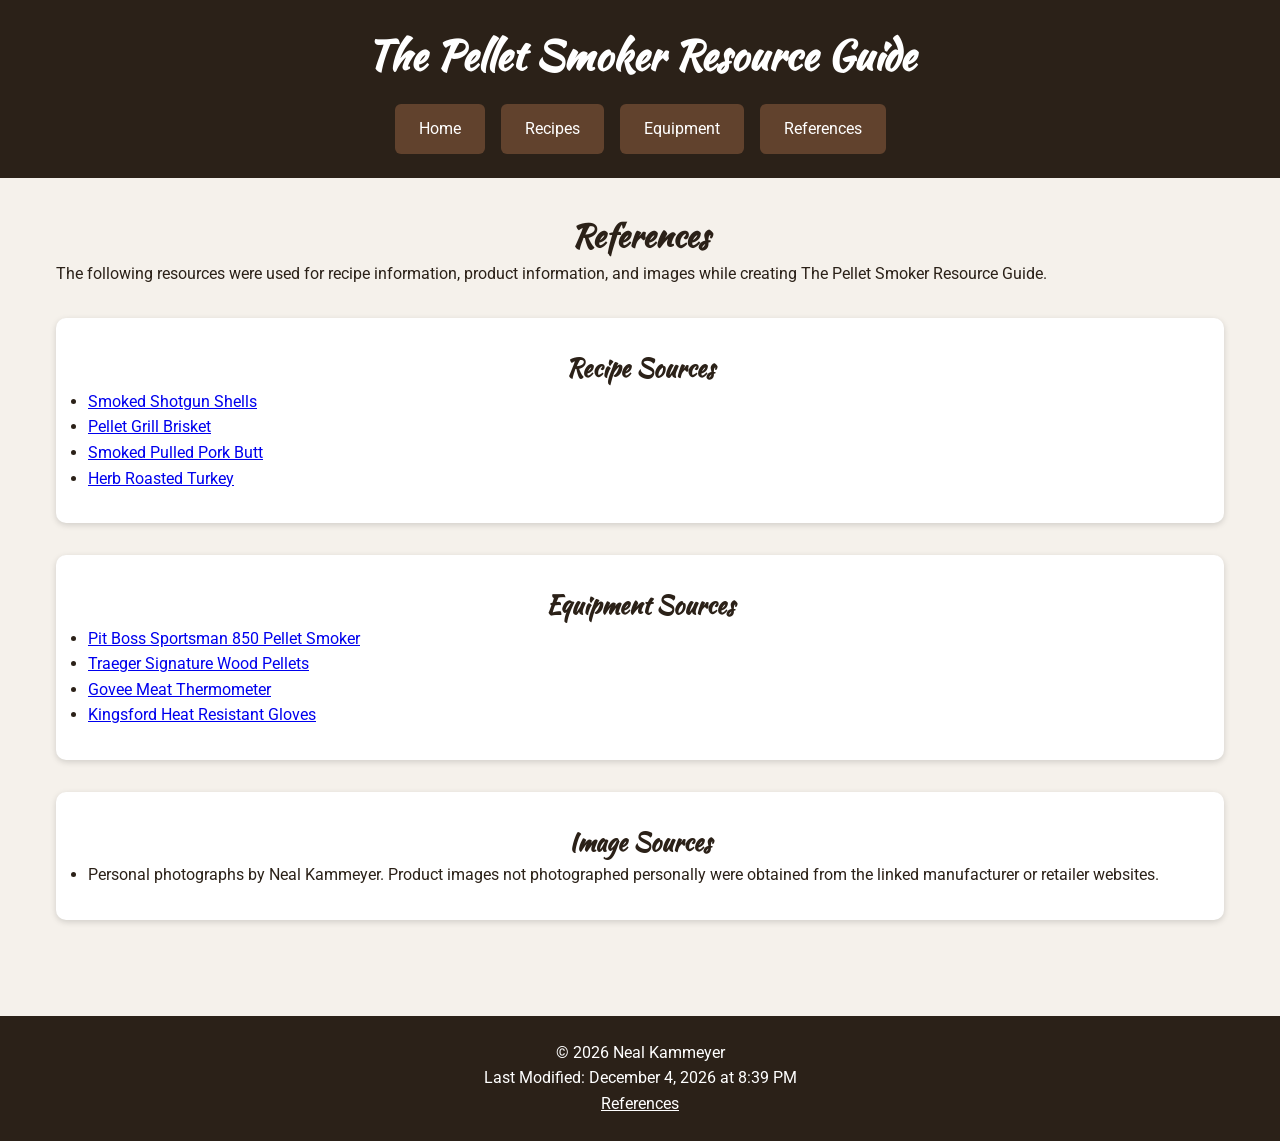
<file: project/references.html>
<!DOCTYPE html>
<html lang="en">
<head>
    <meta charset="UTF-8">
    <meta name="viewport" content="width=device-width, initial-scale=1.0">
    <meta name="description" content="A beginners guide to pellet smoking with recipes, temperature tips, equipment recommendations, and smoking advice.">
    <meta name="author" content="Neal Kammeyer">
    <title>The Pellet Smoker Resource Guide</title>
    <link rel="preconnect" href="https://fonts.googleapis.com">
    <link rel="preconnect" href="https://fonts.gstatic.com" crossorigin>
    <link href="https://fonts.googleapis.com/css2?family=Kaushan+Script&family=Roboto:wght@400;700&display=swap" rel="stylesheet">
    <link rel="stylesheet" href="styles/project.css">
    <script src="scripts/project.js" defer></script>
</head>

<body>
    <header>
        <h1>The Pellet Smoker Resource Guide</h1>
        <nav>
            <a href="project.html">Home</a>
            <a href="recipes.html">Recipes</a>
            <a href="equipment.html">Equipment</a>
            <a href="references.html">References</a>
        </nav>
    </header>

<main>
    <section class="intro">
        <h2>References</h2>
        <p>
            The following resources were used for recipe information, product information, and images while creating The Pellet Smoker Resource Guide.
        </p>
    </section>

    <section class="reference-card">
        <h2>Recipe Sources</h2>
        <ul>
            <li><a href="https://www.meatchurch.com/blogs/recipes/smoked-shotgun-shells?_pos=1&_sid=3f2a056f7&_ss=r" target="_blank" rel="noopener">Smoked Shotgun Shells</a></li>
            <li><a href="https://www.meatchurch.com/blogs/recipes/pellet-grill-brisket" target="_blank" rel="noopener">Pellet Grill Brisket</a></li>
            <li><a href="https://www.windingcreekranch.org/pit-boss-pulled-pork/#recipe" target="_blank" rel="noopener">Smoked Pulled Pork Butt</a></li>
            <li><a href="https://www.traeger.com/recipes/herb-roasted-turkey" target="_blank" rel="noopener">Herb Roasted Turkey</a></li>
        </ul>
    </section>
    <section class="reference-card">
        <h2>Equipment Sources</h2>
        <ul>
            <li><a href="https://www.pitboss-grills.com/collections/wood-pellet/products/sportsman-850-wood-pellet-grill?_pos=8&_fid=4ba9ef9c9&_ss=c" target="_blank" rel="noopener">Pit Boss Sportsman 850 Pellet Smoker</a></li>
            <li><a href="https://www.traeger.com/wood-pellets/signature-blend" target="_blank" rel="noopener">Traeger Signature Wood Pellets</a></li>
            <li><a href="https://www.amazon.com/Govee-Thermometer-Bluetooth-Wireless-Grilling/dp/B08317TDP1?th=1" target="_blank" rel="noopener">Govee Meat Thermometer</a></li>
            <li><a href="https://www.lowes.com/pd/Kingsford-Extreme-Heat-BBQ-Grilling-Glove-2ct-Black-Aramid-Fiber-Grill-Gloves/5000197635?store=1756&cm_mmc=shp-_-c-_-prd-_-sac-_-ggl-_-PMAX_SAC_000_Priority_Items_Omni-_-5000197635-_-local-_-22868638712-_-&gclsrc=aw.ds&gad_source=1&gad_campaignid=23526962391&gbraid=0AAAAAD2B2W_Bkj6t2b2lwIlmkDUGkhteE&gclid=Cj0KCQjwlqTRBhCBARIsANrkrxjuv2lCJApPPFGqzx3aSZd6T_-QA1BbAIfyqrcKa7jG1gw3mYIiOfsaAjcJEALw_wcB" target="_blank" rel="noopener">Kingsford Heat Resistant Gloves</a></li>
        </ul>
    </section>
    <section class="reference-card">
        <h2>Image Sources</h2>
        <ul>
            <li>Personal photographs by Neal Kammeyer. Product images not photographed personally were obtained from the linked manufacturer or retailer websites.</li>
        </ul>
    </section>
</main>

 <footer>
        <p>&copy; <span id="currentyear"></span> Neal Kammeyer</p>
        <p id="lastModified"></p>
        <p><a href="references.html">References</a></p>
    </footer>

</body>
</html>
</file>
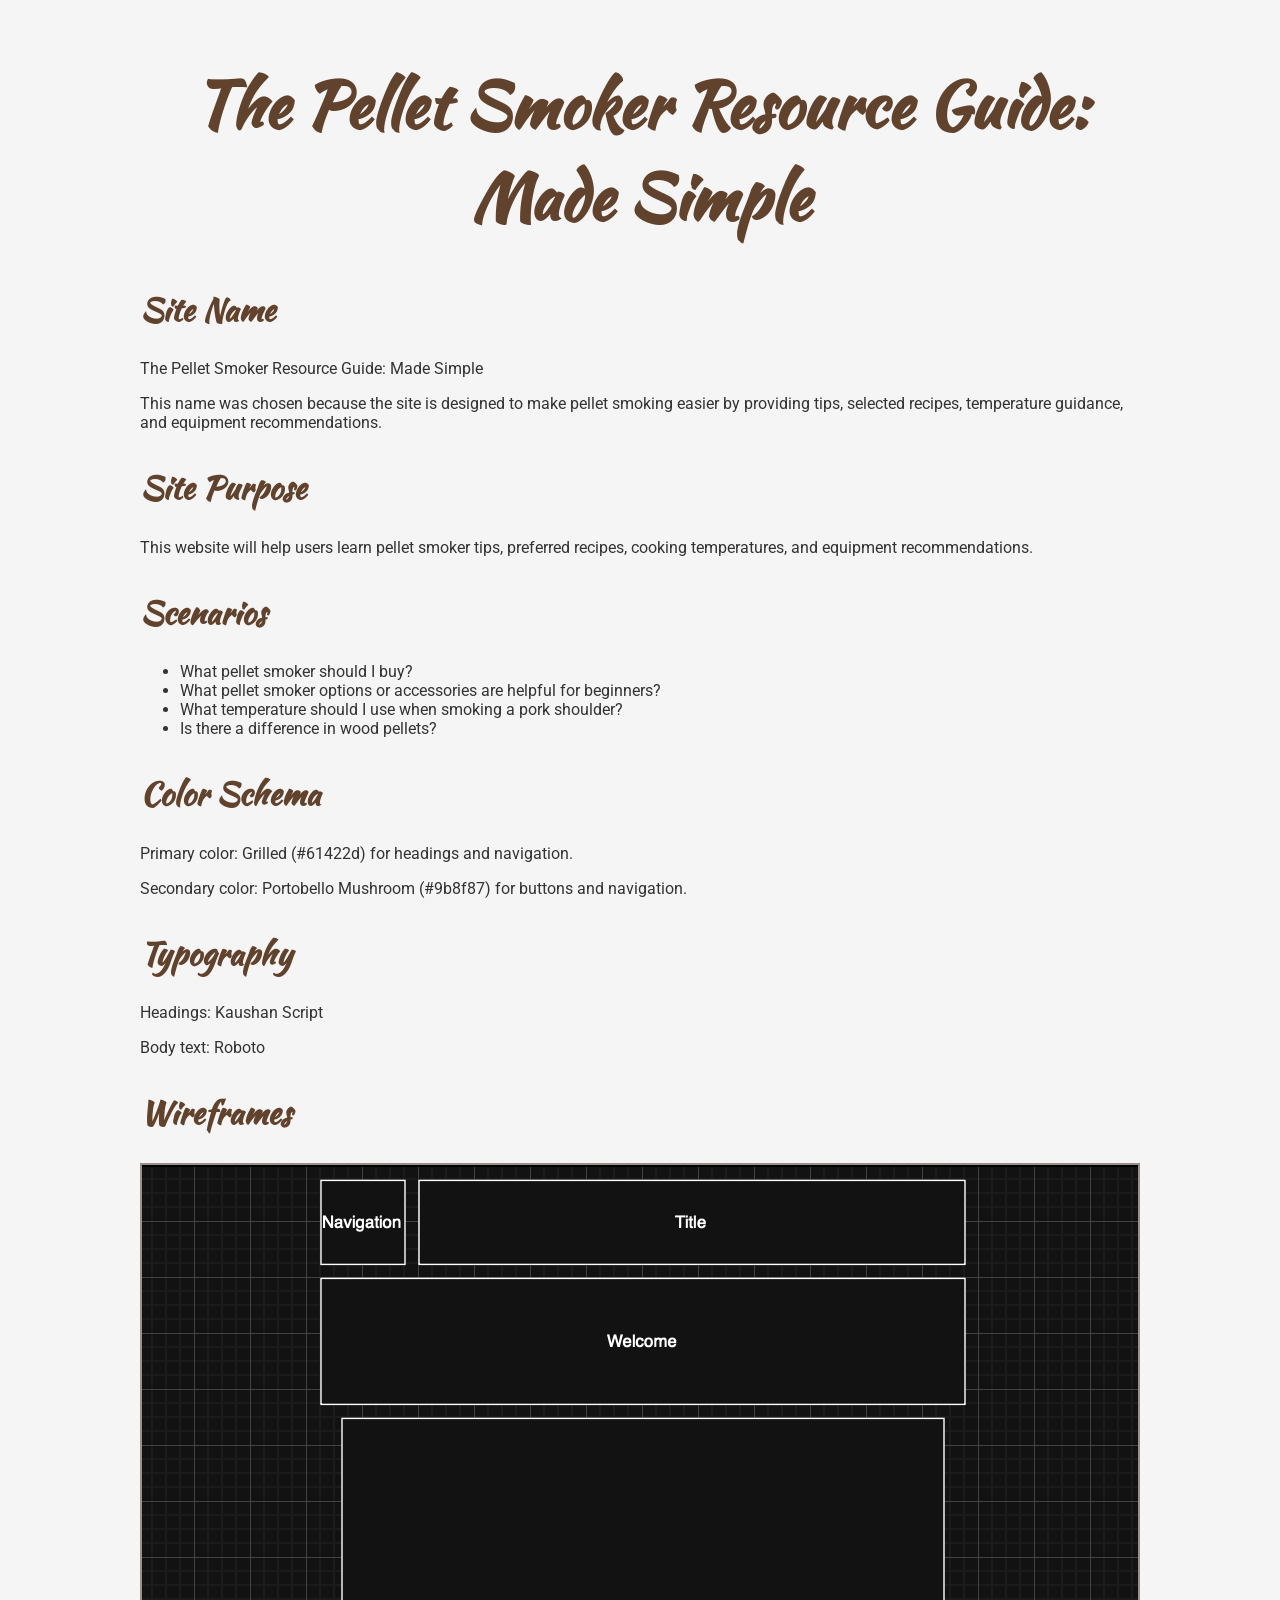
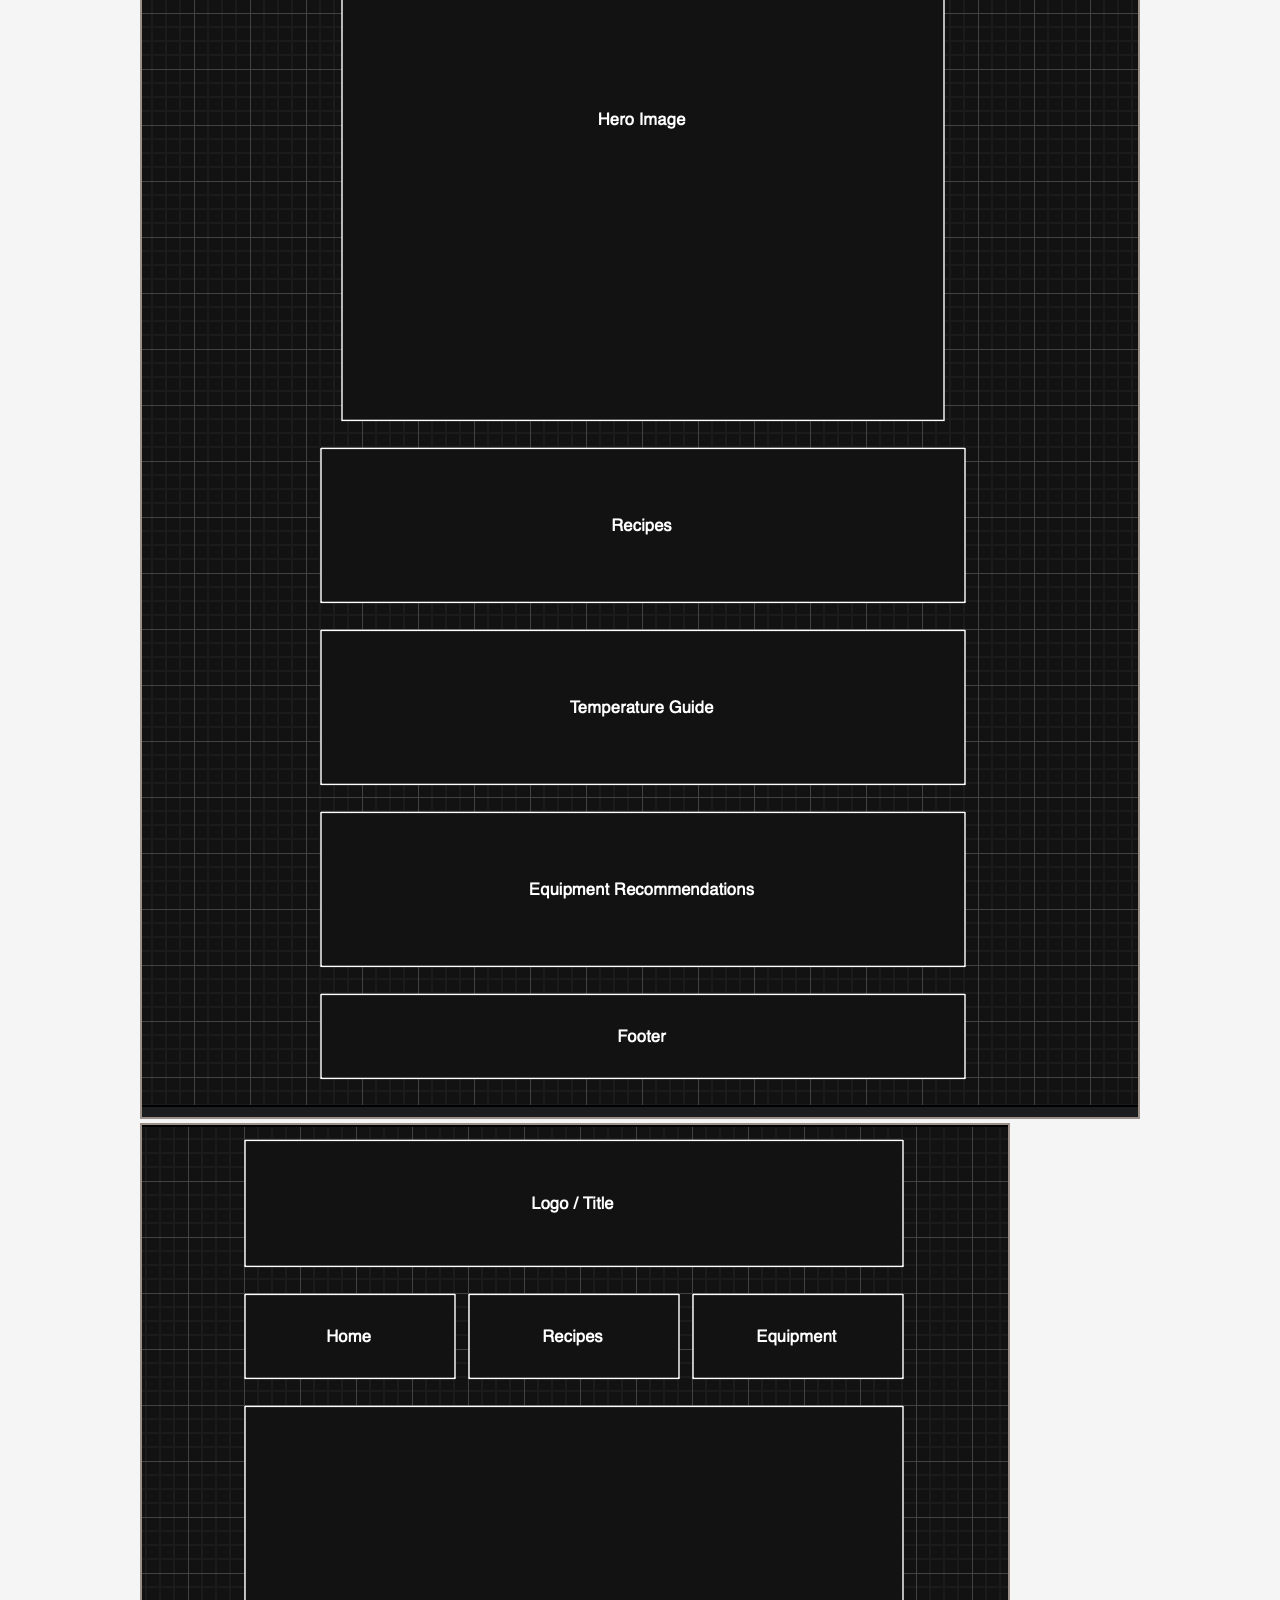
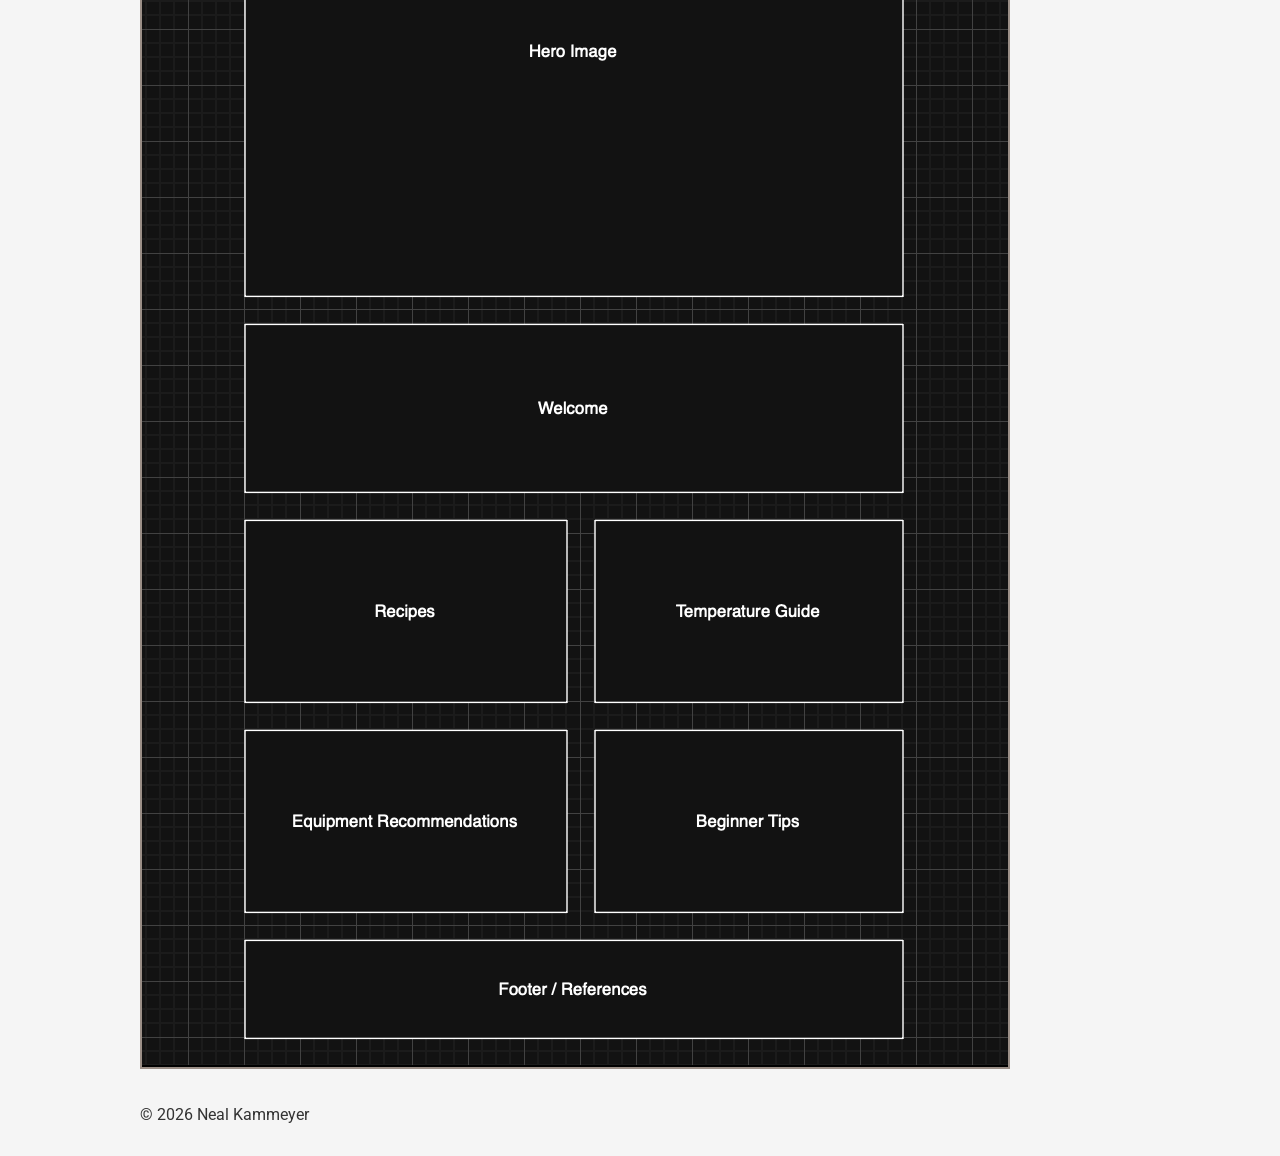
<file: project/siteplan.html>
<!DOCTYPE html>
<html lang="en">
<head>
    <meta charset="UTF-8">
    <meta name="viewport" content="width=device-width, initial-scale=1.0">
    <meta name="description" content="WDD 131 - Dynamic Web Fundamentals | Neal Kammeyer | project siteplan page"/>
    <meta name="author" content="Neal Kammeyer"/>
    <title>Pellet Smoker Site Plan</title>
    <link rel="stylesheet" href="styles/siteplan.css">
    <link rel="preconnect" href="https://fonts.googleapis.com">
    <link rel="preconnect" href="https://fonts.gstatic.com" crossorigin>
    <link href="https://fonts.googleapis.com/css2?family=Kaushan+Script&family=Roboto:wght@400;700&display=swap" rel="stylesheet">
</head>
<body>
    <header>
        <h1>The Pellet Smoker Resource Guide: Made Simple</h1>
    </header>

<main>
    <section>
        <h2>Site Name</h2>
        <p>The Pellet Smoker Resource Guide: Made Simple</p>
        <p>This name was chosen because the site is designed to make pellet smoking easier by providing tips, selected recipes, temperature guidance, and equipment recommendations.</p>
    </section>

    <section>
        <h2>Site Purpose</h2>
        <p>This website will help users learn pellet smoker tips, preferred recipes, cooking temperatures, and equipment recommendations.</p>
    </section>

    <section>
        <h2>Scenarios</h2>
        <ul>
            <li>What pellet smoker should I buy?</li>
            <li>What pellet smoker options or accessories are helpful for beginners?</li>
            <li>What temperature should I use when smoking a pork shoulder?</li>
            <li>Is there a difference in wood pellets?</li>
        </ul>
    </section>

    <section>
        <h2>Color Schema</h2>
        <p>Primary color: Grilled (#61422d) for headings and navigation.</p>
        <p>Secondary color: Portobello Mushroom (#9b8f87) for buttons and navigation.</p>
    </section>

    <section>
        <h2>Typography</h2>
        <p>Headings: Kaushan Script</p>
        <p>Body text: Roboto</p>
    </section>

    <section>
        <h2>Wireframes</h2>
        <img src="images/mobile-wireframe.png" alt="Mobile wireframe for the Pellet Smoker Resource Guide">
        <img src="images/desktop-wireframe.png" alt="Desktop wireframe for the Pellet Smoker Resource Guide">
    </section>



</main>

<footer>
    <p>&copy; 2026 Neal Kammeyer</p>
</footer>

</body>
</html>
</file>
<file: styles/base.css>
:root {
    --primary-color: #1f4d73;
    --secondary-color: #2f2f2f;
    --accent-color: #f4f4f4;
    --text-color: #222;
    --white: #ffffff;
    --border-color: #cfcfcf;
}

* {
    margin: 0;
    padding: 0;
    box-sizing: border-box;
}

body {
    font-family: 'Roboto', sans-serif;
    color: var(--text-color);
    background-color: var(--accent-color);
    line-height: 1.6;
}

header {
    background-color: var(--primary-color);
    color: var(--white);
}

#course-title {
    display: block;
    text-align: center;
    font-family: 'Roboto', sans-serif;
    font-size: 1.8rem;
    font-weight: 700;
    padding: 1rem;
}

nav {
    display: flex;
    background-color: #222222;
}

nav a {
    flex: 1;
    display: block;
    padding: 2rem;
    color: #ffffff;
    background-color: #222222;
    text-align: center;
    text-decoration: none;
    font-size: 1.5rem;
    font-weight: 700;
}

nav a:hover,
nav a:focus {
    color: #000000;
    background-color: #ffffff;
}

main {
    max-width: 1100px;
    margin: 0 auto;
    padding: 2rem 1rem;
    display: grid;
    grid-template-columns: 2fr 1fr;
    gap: 1.5rem;
}

h1 {
    text-align: center;
    font-family: 'Roboto', sans-serif;
    font-size: 3.5rem;
    margin-bottom: 0.5rem;
}

main h1 {
    grid-column: 1 / 3;
}

.card {
    background-color: var(--white);
    border: 1px solid var(--border-color);
    border-radius: 10px;
    overflow: hidden;
    box-shadow: 0 2px 6px rgba(0, 0, 0, 0.08);
}

.card h2 {
    background-color: var(--primary-color);
    color: var(--white);
    text-align: center;
    font-family: 'Roboto', sans-serif;
    padding: 1rem;
}

.card h3 {
    text-align: center;
    font-family: 'Roboto', sans-serif;
    font-size: 1.5rem;
    margin: 1rem 1rem 0.5rem;
}

.card p,
.card ul {
    padding: 1rem;
}

.card img {
    display: block;
    height: auto;

}

.card > img {
    width: 90%;
    max-width: 300px;
    margin: 1rem auto;
}

.card ul {
    padding-left: 2rem;
}

.card li {
    margin-bottom: 0.75rem;
}

.card a {
    color: #0e2b60;
    font-weight: 600;
}
.about-me, .about-location {
    display: grid;
    gap: 1rem;
    align-items: center;
    padding: 1rem;
}

.about-me {
    grid-template-columns: 1fr 200px;
}

.about-location {
    grid-template-columns: 200px 1fr;
}

.about-me img {
    grid-column: 2 / 3;
    grid-row: 1 / 2;
    width: 100%;
    max-width: 200px;
    height: auto;
    margin: 0 auto;
}

.about-me p {
    grid-column: 1 / 2;
    grid-row: 1 / 2;
    padding: 0;
}

.about-location img {
    grid-column: 1 / 2;
    grid-row: 1 / 2;
    width: 100%;
    max-width: 200px;
    height: auto;
    margin: 0 auto;
}

.about-location p {
    grid-column: 2 / 3;
    grid-row: 1 / 2;
    padding: 0;
}

footer {
    background-color: var(--primary-color);
    color: var(--white);
    text-align: center;
    padding: 1rem;
    margin-top: 2rem;
}

footer p {
    margin: 0.3rem 0;
}
</file>
<file: styles/form.css>
* {
    box-sizing: border-box;
}

body {
    font-family: Arial, sans-serif;
    margin: 0;
    background-color: #f5f5f5;
    color: #222;
}

header,
footer {
    background-color: #3d2c24;
    color: white;
    text-align: center;
    padding: 1rem;
}

main {
    max-width: 600px;
    margin: 1rem auto;
    padding: 1rem;
}

form,
.confirmation {
    background-color: white;
    padding: 1.5rem;
    border-radius: 8px;
    box-shadow: 0 0 10px rgb(0 0 0 / 15%);
}

label,
legend {
    font-weight: bold;
}

label,
input,
select,
textarea {
    display: block;
}

input,
select,
textarea {
    width: 100%;
    padding: .75rem;
    margin: .4rem 0 1rem;
    border: 1px solid #aaa;
    border-radius: 4px;
}

fieldset {
    margin: 1rem 0;
    padding: 1rem;
    border: 1px solid #aaa;
    border-radius: 4px;
}

fieldset input {
    width: auto;
    display: inline;
    margin-right: .4rem;
}

fieldset label {
    display: inline;
    margin-right: 1rem;
    font-weight: normal;
}

textarea {
    min-height: 120px;
}

input[type="submit"] {
    background-color: #3d2c24;
    color: white;
    border: none;
    font-weight: bold;
    cursor: pointer;
}

input[type="submit"]:hover {
    background-color: #61422d;
}

.confirmation {
    text-align: center;
}

.confirmation a {
    display: inline-block;
    margin-top: 1rem;
    background-color: #3d2c24;
    color: white;
    padding: .75rem 1rem;
    border-radius: 4px;
    text-decoration: none;
}
</file>
<file: styles/place.css>
:root {
    --primary-color: rgb(15, 8, 82);
    --secondary-color: rgb(95, 9, 9);
    --background-color:  lightgray;
    --text-color: darkblue;
}

* {box-sizing: border-box;}

body {
    font-family: 'Roboto', sans-serif;
    margin: 0;
    background-color: var(--background-color);
    color: var(--text-color);
}

header {
    background-color: var(--primary-color);
    color: white;
    padding: 1rem;
    text-align: center;
}

header h1 {
    margin: 0;
}

main {
    max-width: 900px;
    margin: 0 auto;
    padding: 1rem;
    display: grid;
    grid-template-columns: 1fr;
    gap: 1rem;
}

main h2 {
    text-align: center;
    grid-column: 1 / -1;
}

.hero img {
    width: 100%;
    height: auto;
    display: block;
}

.hero {
    border: 5px solid var(--secondary-color);
    box-shadow: 0 4px 12px rgba(0, 0, 0, 0.10);
    border-radius: 6px;
}

.data, .weather {
    background-color: rgba(255, 255, 255, 0.60);
    padding: 1rem;
    border-radius: 6px;
    text-align: center;
    box-shadow: 0 4px 12px rgba(0, 0, 0, 0.10);
}

.weather img {
    width: 50px;
    height: auto;
    display: block;
    margin: -0.5rem auto 0.5rem;
}

footer {
    background-color: var(--primary-color);
    color: white;
    text-align: center;
    padding: 1rem;
}

@media screen and (min-width: 800px) {
    main {
        position: relative;
    }

    .data {
        position: absolute;
        top: 2rem;
        left: 2rem;
        width: 250px;
    }

    .weather {
        position: absolute;
        bottom: 2rem;
        right: 2rem;
        width: 250px;
    }

    .weather h2::after {
        content: "🌤️";
    }
}
</file>
<file: styles/temples.css>
* {box-sizing: border-box;}

body {
    font-family: 'Roboto', sans-serif;
    margin: 0;
    background-color: lightsteelblue;
    color: darkblue;
}

header {
    background-color: rgb(95, 9, 9);
    color: white;
    padding: 1rem;
}

header h1 {
    margin: 0;
}

#menu { 
    display: block;
    font-size: 2rem;
    background: none;
    border: 1px solid white;
    border-radius: 6px;
    color: white;
    cursor: pointer;
    padding: 0.15rem 0.5rem 0.55rem;
    line-height: 1;
}

#menu::before {
    content: "☰";
}

nav {
    display: flex;
    flex-direction: column;
}

nav a {
    display: none;
    color: white;
    text-decoration: none;
    padding: 1rem;
}

nav a:hover {
    background-color: white;
    color: black;
}

nav.open a {
    display: block;
}

#menu.open::before {
    content: "X";
}

main {
    max-width: 900px;
    margin: 0 auto;
    padding: 1rem;
    display: grid;
    grid-template-columns: 1fr;
    gap: 1rem;
}

main h2 {
    text-align: center;
    grid-column: 1 / -1;
}

figure {
    margin: 1rem 0;
    background-color: white;
    padding: 1rem;
    text-align: center;
    }

figure img {
    width: 100%;
    height: auto;
}

figcaption {
    margin-top: 0.5rem;
    font-weight: 400;
}

footer {
    background-color: rgb(95, 9, 9);
    color: white;
    text-align: center;
    padding: 1rem;
}
</file>
<file: styles/temples-large.css>
@media screen and (min-width: 765px) {
   header {
        display: flex;
        align-items: center;
        justify-content: space-between;
    }

    #menu {
        display: none;
    }

    nav {
        flex-direction: row;
    }

    nav a {
        display: block;
    }

    main {
        max-width: 1000px;
        grid-template-columns: repeat(2, 1fr);
    }

    main h1 {
        grid-column: 1 / -1;
        text-align: center;
    }

    main h2 {
        grid-column: 1 / -1;
    }

    figure {
        margin: 0;
    }
}
</file>
<file: project/styles/project.css>
* {
    margin: 0;
    padding: 0;
    box-sizing: border-box;
}

body {
    font-family: Roboto, Arial, sans-serif;
    line-height: 1.6;
    background-color: #f5f1eb;
    color: #2b2118;
}

img {
    max-width: 100%;
    height: auto;
    display: block;
}

header {
    background-color: #2b2118;
    color: white;
    text-align: center;
    padding: 1.5rem 1rem;
}

h1, h2 {
    font-family: "Kaushan Script", cursive;
    text-align: center;
}

h1 {
    font-size: 2.5rem;
    margin-bottom: 1rem;
}

nav {
    display: flex;
    justify-content: center;
    gap: 1rem;
    flex-wrap: wrap;
}

nav a {
    color: white;
    text-decoration: none;
    background-color: #61422d;
    padding: 0.75rem 1.5rem;
    border-radius: 6px;
}

nav a:hover {
    background-color: #8a5a38;
}

.hero {
    position: relative;
    max-width: 1200px;
    margin: 0 auto;
}

.hero img {
    width: 100%;
    height: 500px;
    object-fit: cover;
}

.hero-text {
    position: absolute;
    bottom: 3%;
    right: -1%;
    background-color: rgba(0, 0, 0, 0.0);
    color: white;
    padding: 1rem 1.5rem;
    border-radius: 8px;
    max-width: 500px;
    text-shadow: 3px 3px 3px rgb(113, 40, 40);
}

.hero-text h2 {
    font-size: 2rem;
}

.hero-text p {
    max-width: 350px;
    font-size: 1rem;
    margin: 0 auto;
}

main {
    max-width: 1200px;
    margin: 0 auto;
    padding: 2rem 1rem;
}

.welcome {
    background-color: white;
    padding: 2rem;
    margin: 2rem 0;
    border-radius: 10px;
}

.home-grid {
    display: grid;
    grid-template-columns: 1fr 1fr;
    gap: 2rem;
}

.home-grid ul {
    margin-left: 2.5rem;
    padding: 10px;
}

.home-grid article {
    background-color: white;
    padding: 1.5rem;
    border-radius: 10px;
    display: flex;
    flex-direction: column;
    box-shadow: 0 4px 12px #2b2118;
}

.home-grid article a {
    display: block;
    width: fit-content;
    margin-top: auto;
    align-self: center;
    background-color: #61422d;
    color: white;
    text-decoration: none;
    padding: .75rem 1.5rem;
    border-radius: 6px;
}

.home-grid article a:hover {
    background-color: #8a5a38;
}

.home-grid img {
    width: 100%;
    height: 250px;
    object-fit: cover;
    margin: 1rem 0;
    border-radius: 8px;
}
footer {
    background-color: #2b2118;
    color: white;
    text-align: center;
    padding: 1.5rem;
    margin-top: 2rem;
}

footer a {
    color: white;
}

@media screen and (max-width: 768px) {
    h1 {
        font-size: 2rem;
    }

    nav {
        flex-direction: column;
        align-items: center;
    }

    nav a {
        width: 80%;
        text-align: center;
    }

    .hero img {
        height: 350px;
    }

    .hero-text {
        right: 5%;
        bottom: 5%;
        max-width: 300px;
        padding: .75rem;
    }

    .hero-text h2 {
        font-size: 1.6rem;
    }

    .hero-text p {
        font-size: .9rem;
        max-width: 250px;
    }

    main {
        padding: 1rem;
    }
     .welcome {
        padding: 1.5rem;
    }

    .home-grid {
        grid-template-columns: 1fr;
    }

    .home-grid article {
        padding: 1rem;
    }

    .home-grid img {
        height: 220px;
    }
}
/*------------------------*/
/* Recipes Page */
/*------------------------*/

.intro p {
    margin-bottom: 2rem;
}

.intro h2 {
    font-size: 2rem;
}

.recipes {
    margin-top: 3rem;
    }

.recipe-filters {
    text-align: center;
    margin-bottom: 2rem;
}

.recipe-filters button {
    background-color: #61422d;
    color: white;
    border: none;
    border-radius: 6px;
    padding: 0.75rem 1rem;
    margin: 0.25rem;
    cursor: pointer;
    font-size: 1rem;
}

.recipe-filters button:hover {
    background-color: #7b573d;
}

.recipe-grid {
    display: grid;
    grid-template-columns: 1fr;
    gap: 1.5rem;
}

.recipe-card {
    background-color: white;
    border: 2px solid #d8c7b3;
    border-radius: 10px;
    padding: 1rem;
    box-shadow: 0 2px 6px rgba(0, 0, 0, 0.15);
}

.recipe-card img {
    width: 100%;
    height: 220px;
    object-fit: cover;
    border-radius: 8px;
}

.recipe-card h3 {
    margin-top: 1rem;
    margin-bottom: 0.5rem;
}

.recipe-note {
    font-weight: bold;
    color: #61422d;
}

.recipe-link {
    display: inline-block;
    margin-top: 1rem;
    padding: 0.6rem 1rem;
    background-color: #61422d;
    color: white;
    text-decoration: none;
    border-radius: 6px;
}

.recipe-link:hover {
    background-color: #7b573d;
}

@media screen and (min-width: 700px) {
    .recipe-grid {
        grid-template-columns: repeat(2, 1fr);
    }
}

@media screen and (min-width: 1000px) {
    .recipe-grid {
        grid-template-columns: repeat(4, 1fr);
    }
}

/*------------------------*/
/* Suggestion Form */
/*------------------------*/

.suggestion-form {
    background-color: white;
    padding: 2rem;
    margin-top: 3rem;
    border: 2px solid #d8c7b3;
    border-radius: 10px;
    box-shadow: 0 2px 6px rgba(0, 0, 0, 0.15);
}

.suggestion-form h2 {
    margin-bottom: 1rem;
}

.suggestion-form form {
    display: flex;
    flex-direction: column;
    gap: 0.75rem;
}

.suggestion-form label {
    font-weight: bold;
}

.suggestion-form input,
.suggestion-form select,
.suggestion-form textarea {
    padding: 0.75rem;
    border: 1px solid #d8c7b3;
    border-radius: 6px;
    font-family: Roboto, Arial, sans-serif;
    font-size: 1rem;
}

.suggestion-form textarea {
    min-height: 120px;
}

.suggestion-form button {
    width: fit-content;
    background-color: #61422d;
    color: white;
    border: none;
    border-radius: 6px;
    padding: 0.75rem 1.5rem;
    cursor: pointer;
    font-size: 1rem;
}

.suggestion-form button:hover {
    background-color: #7b573d;
}

#formMessage {
    margin-top: 1rem;
    font-weight: bold;
    color: #61422d;
}

/*------------------------*/
/* Equipment Page */
/*------------------------*/

.equipment {
    margin-top: 3rem;
}

.equipment h2 {
    margin-bottom: 1.5rem;
}

.equipment-grid {
    display: grid;
    grid-template-columns: 1fr;
    gap: 1.5rem;
}

.equipment-card {
    background-color: white;
    border: 2px solid #d8c7b3;
    border-radius: 10px;
    padding: 1rem;
    box-shadow: 0 2px 6px rgba(0, 0, 0, 0.15);
}

.equipment-card img {
    width: 100%;
    height: 220px;
    object-fit: cover;
    border-radius: 8px;
}

.equipment-card h3 {
    margin-top: 1rem;
    margin-bottom: 0.5rem;
}

@media screen and (min-width: 700px) {
    .equipment-grid {
        grid-template-columns: repeat(2, 1fr);
    }
}

@media screen and (min-width: 1000px) {
    .equipment-grid {
        grid-template-columns: repeat(4, 1fr);
    }
}

/*------------------------*/
/* References Page */
/*------------------------*/

.references {
    background-color: white;
    padding: 2rem;
    border-radius: 10px;
}

.references h2 {
    margin-top: 2rem;
    margin-bottom: 1rem;
}

.references h2:first-child {
    margin-top: 0;
}

.references ul {
    margin-left: 2rem;
    margin-bottom: 1.5rem;
}

.references li {
    margin-bottom: 0.5rem;
}

.references a {
    color: #61422d;
}
.reference-card {
    background-color: white;
    padding: 2rem;
    border-radius: 10px;
    margin-bottom: 2rem;
    box-shadow: 0 2px 6px rgba(0, 0, 0, 0.15);
}
</file>
<file: project/styles/siteplan.css>
body {
    font-family: Roboto, sans-serif;
    background-color: #f5f5f5;
    color: #333;
    max-width: 1000px;
    margin: 0 auto;
    padding: 1rem;
}

h1 {
    font-family: "Kaushan Script", cursive;
    color: #61422d;
    font-size: 4rem;
    text-align: center;
}

h2 {
    font-family: "Kaushan Script", cursive;
    color: #61422d;
    font-size: 2rem;
}

section {
    margin-bottom: 2rem;
}

img {
    max-width: 100%;
    height: auto;
    border: 2px solid #9b8f87;
}
</file>
